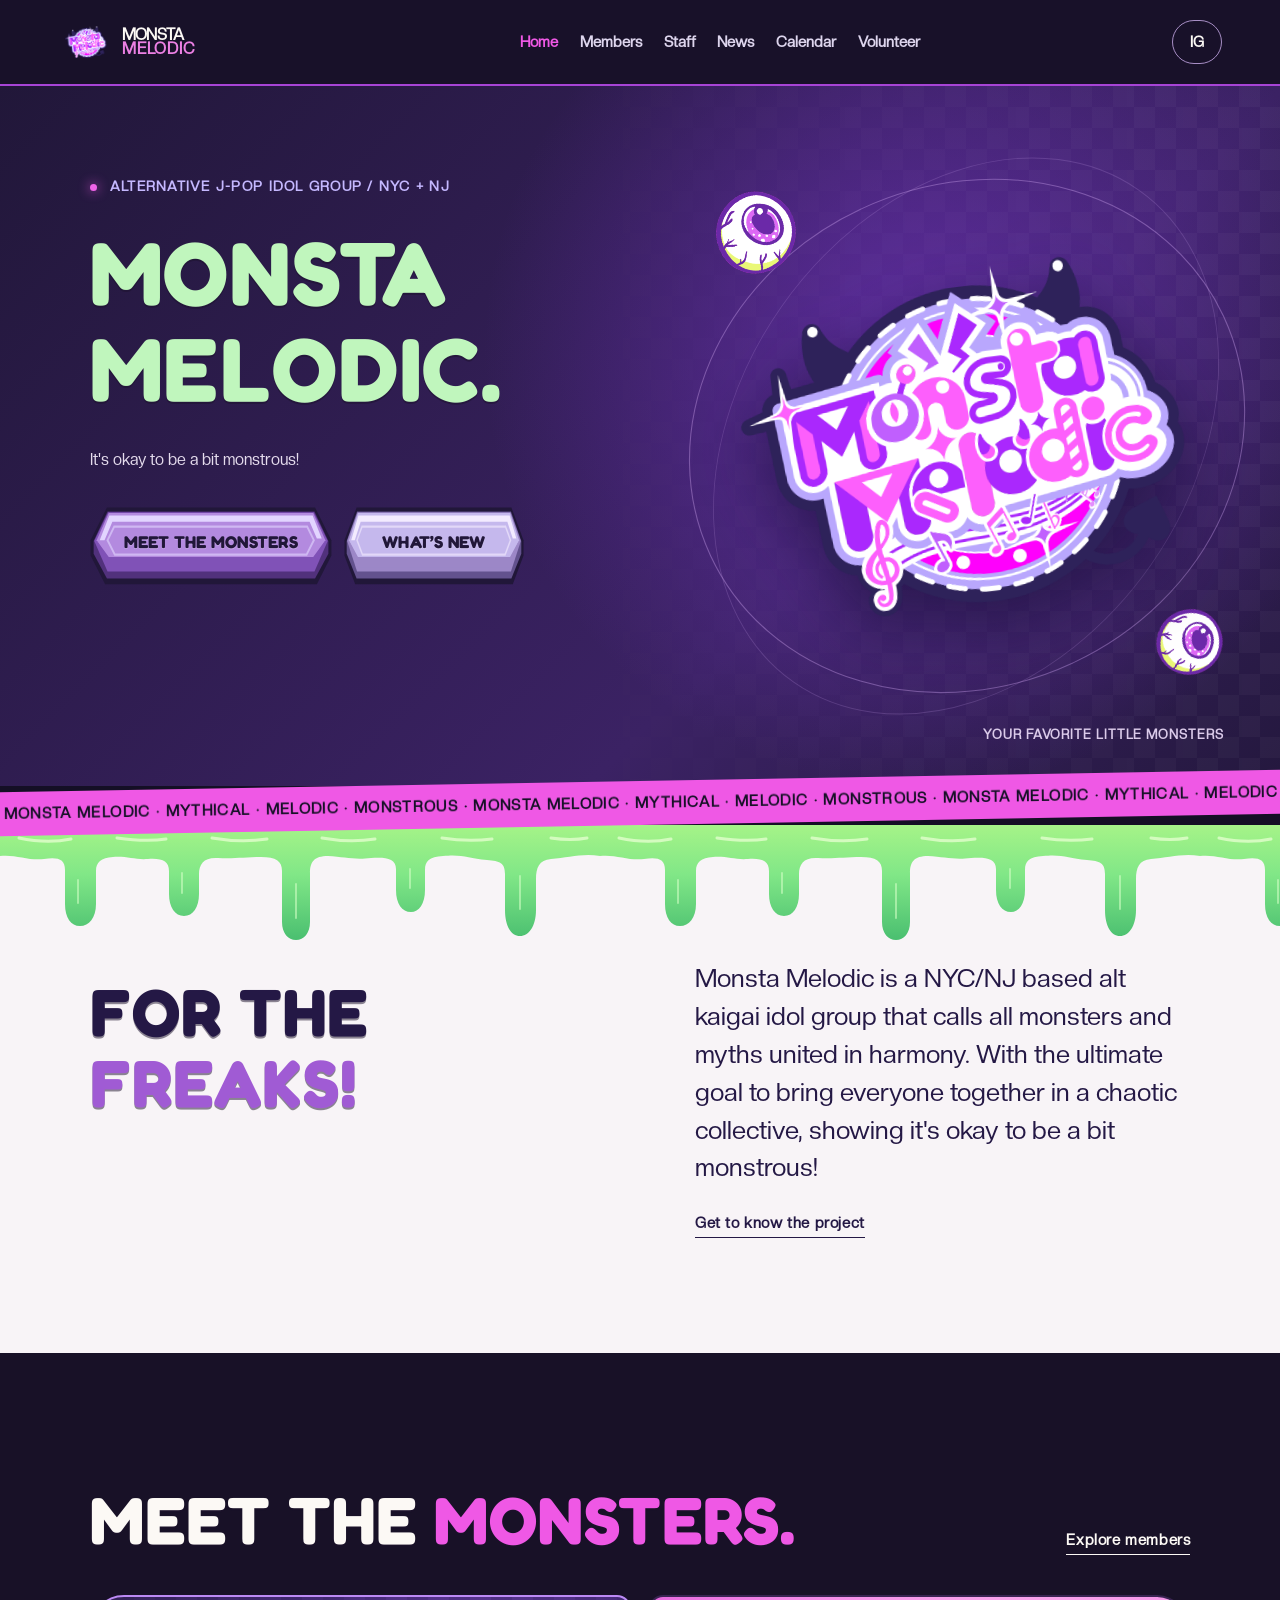
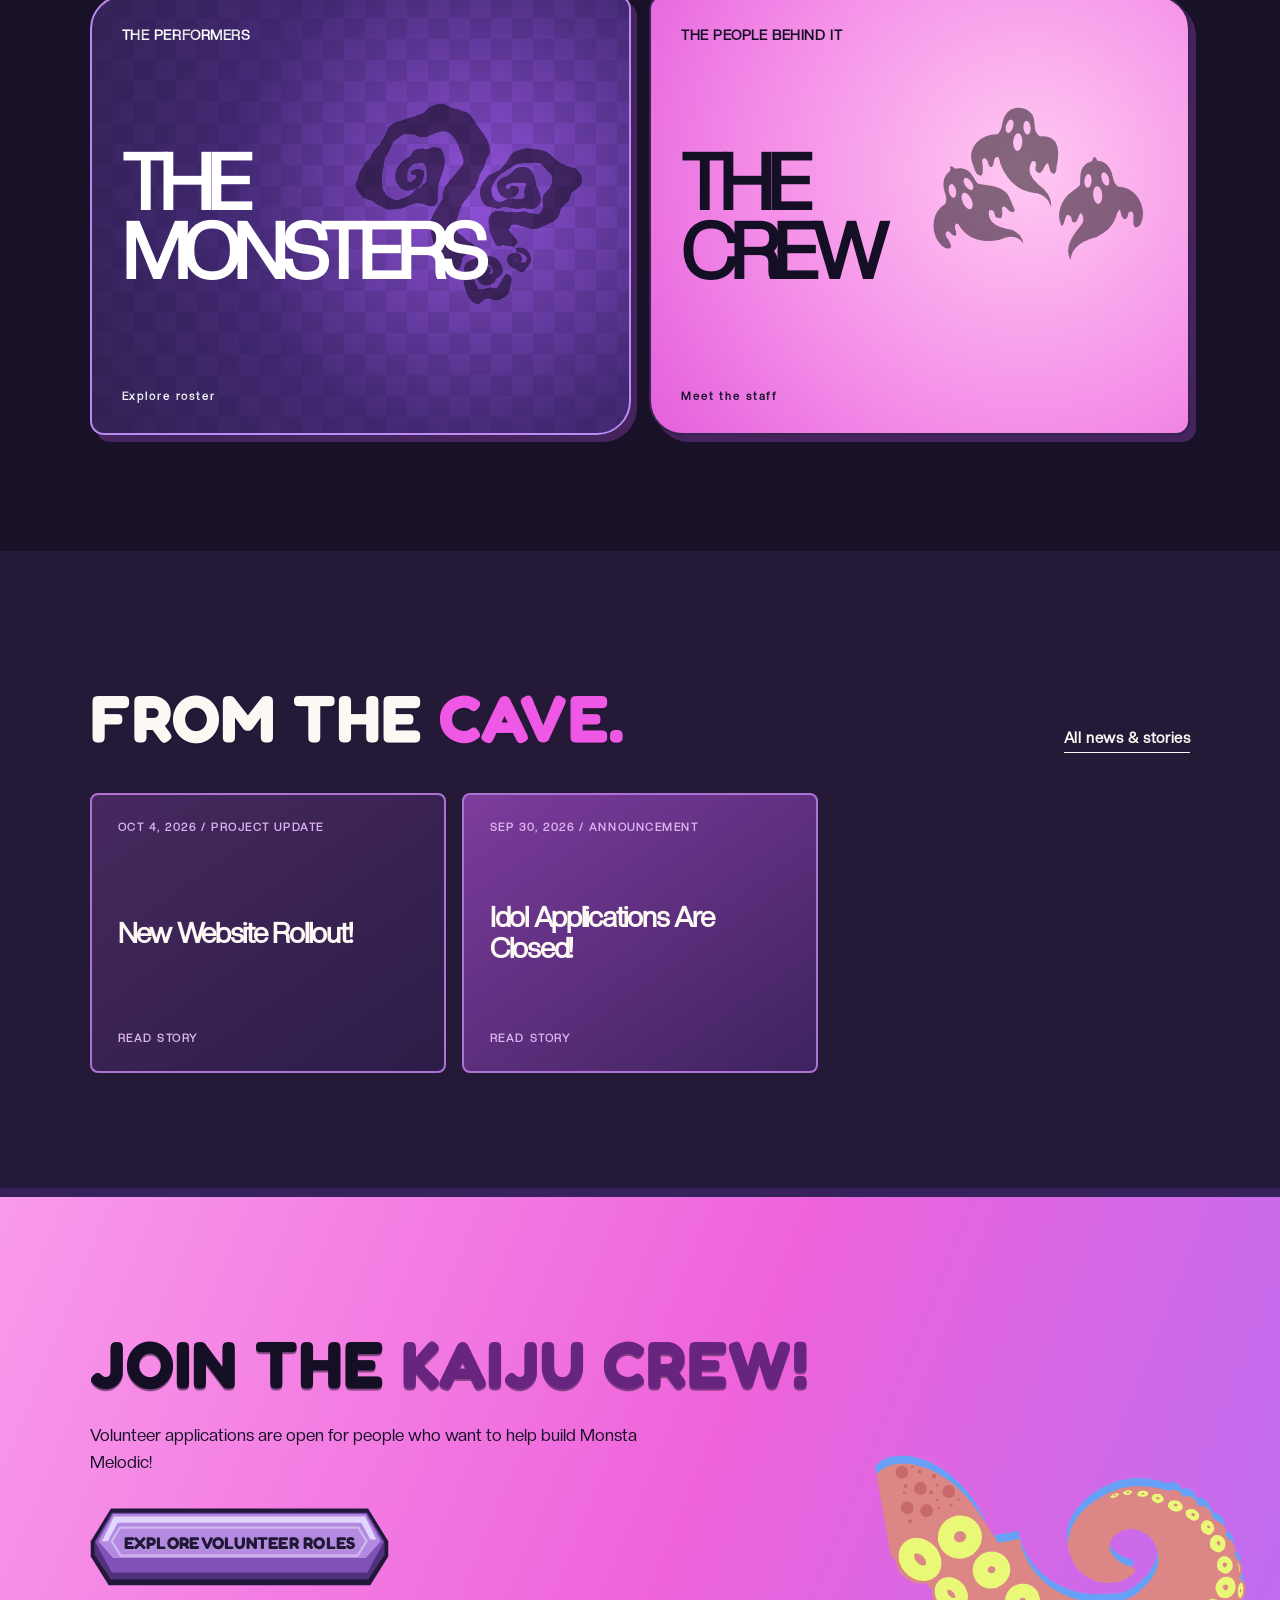
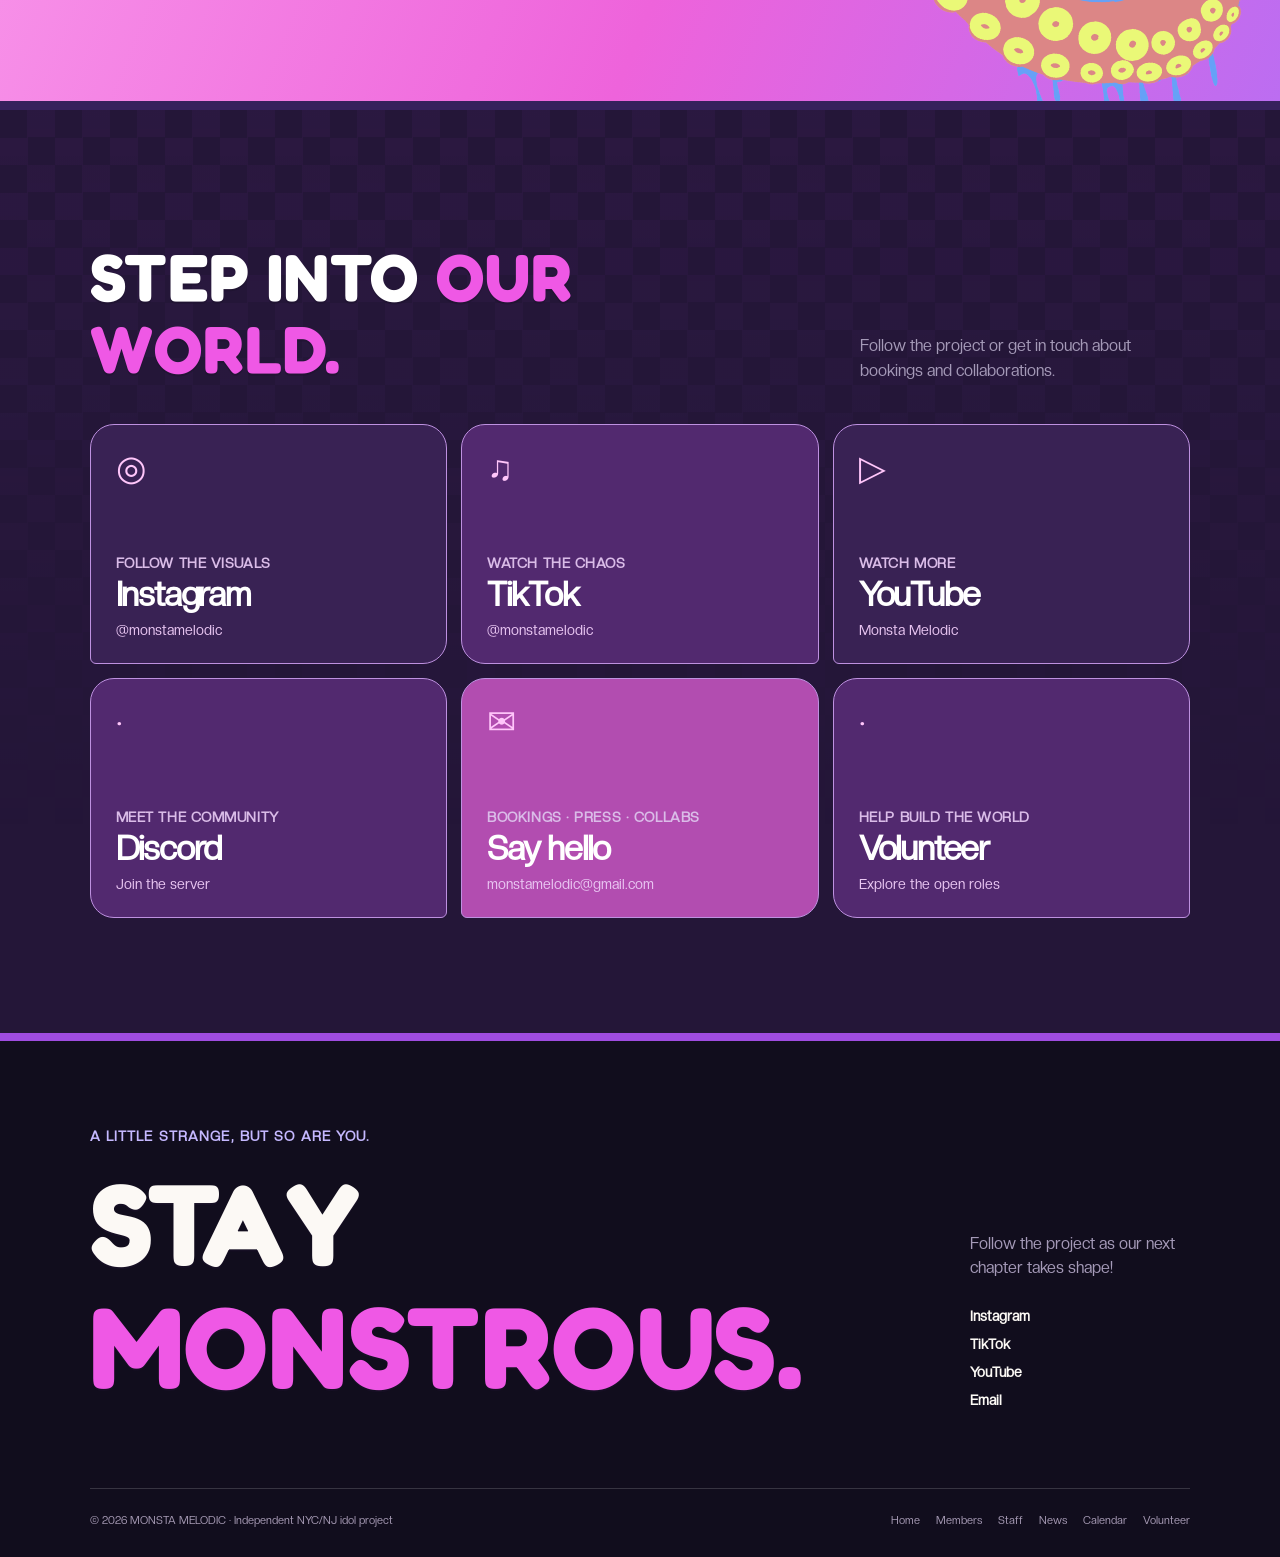
<file: index.html>
<!doctype html>
<html lang="en"><head><meta charset="utf-8"><meta name="viewport" content="width=device-width, initial-scale=1"><meta name="theme-color" content="#271c50"><meta name="description" content="Independent NYC/NJ alternative J-pop idol group. Mythical, melodic, monstrous."><title>Home · Monsta Melodic</title><link rel="icon" href="Logo.png"><link rel="preconnect" href="https://fonts.googleapis.com"><link rel="preconnect" href="https://fonts.gstatic.com" crossorigin><link href="https://fonts.googleapis.com/css2?family=Baloo+2:wght@600;700;800&family=Fredoka:wght@500;600;700&display=swap" rel="stylesheet"><link rel="stylesheet" href="styles.css?v=20261123-winner"></head>
<body><a class="skip-link" href="#main">Skip to content</a><div class="site-wrap">
<header class="site-header"><a class="brand" href="index.html" aria-label="Monsta Melodic home"><img src="Logo.png" alt=""><span>MONSTA<span>MELODIC</span></span></a><button class="menu-toggle" type="button" aria-label="Open menu" aria-expanded="false" aria-controls="site-nav"></button><nav id="site-nav" aria-label="Main navigation"><a href="index.html" aria-current="page">Home</a><a href="members.html">Members</a><a href="staff.html">Staff</a><a href="news.html">News</a><a href="calendar.html">Calendar</a><a href="applications.html">Volunteer</a></nav><a class="header-social" href="https://www.instagram.com/monstamelodic/" target="_blank" rel="noopener" aria-label="Monsta Melodic Instagram">IG </a></header>
<main id="main"><section class="hero panel" id="home"><div class="hero-copy"><span class="eyebrow"><i class="status-dot" aria-hidden="true"></i> ALTERNATIVE J-POP IDOL GROUP / NYC + NJ</span><h1 class="hero-title"><span>MONSTA</span><span>MELODIC.</span></h1><p>It's okay to be a bit monstrous!</p><div class="button-row"><a class="button bright" href="members.html">Meet the monsters </a><a class="button outline" href="news.html">What’s new </a></div></div><div class="hero-art"><div class="halo halo-one"></div><div class="halo halo-two"></div><div class="brand-eye eye-left" aria-hidden="true"></div><div class="brand-eye eye-right" aria-hidden="true"></div><img src="Logo.png" alt="Monsta Melodic illustrated logo"><span class="art-label">YOUR FAVORITE LITTLE MONSTERS</span></div></section>
<div class="marquee" aria-label="Monsta Melodic · Mythical · Melodic · Monstrous"><div class="marquee-track" aria-hidden="true"><span>· MONSTA MELODIC · MYTHICAL · MELODIC · MONSTROUS · MONSTA MELODIC · MYTHICAL · MELODIC · MONSTROUS · MONSTA MELODIC · MYTHICAL · MELODIC · MONSTROUS · MONSTA MELODIC · MYTHICAL · MELODIC · MONSTROUS · MONSTA MELODIC · MYTHICAL · MELODIC · MONSTROUS </span><span>· MONSTA MELODIC · MYTHICAL · MELODIC · MONSTROUS · MONSTA MELODIC · MYTHICAL · MELODIC · MONSTROUS · MONSTA MELODIC · MYTHICAL · MELODIC · MONSTROUS · MONSTA MELODIC · MYTHICAL · MELODIC · MONSTROUS · MONSTA MELODIC · MYTHICAL · MELODIC · MONSTROUS </span></div></div>
<section class="section split-intro" id="about"><div><h2>FOR THE <em>FREAKS!</em></h2></div><div><p>Monsta Melodic is a NYC/NJ based alt kaigai idol group that calls all monsters and myths united in harmony. With the ultimate goal to bring everyone together in a chaotic collective, showing it's okay to be a bit monstrous!</p><a class="text-link" href="members.html">Get to know the project </a></div></section>
<section class="section feature-section"><div class="section-head"><div><h2>MEET THE <em>MONSTERS.</em></h2></div><a class="text-link" href="members.html">Explore members </a></div><div class="feature-grid"><a href="members.html" class="feature-card feature-purple"><span>THE PERFORMERS</span><div class="feature-symbol"><img class="supplied-art" src="question-marks.jpg" alt=""></div><strong>THE<br>MONSTERS</strong><span class="feature-arrow">Explore roster </span></a><a href="staff.html" class="feature-card feature-pink"><span>THE PEOPLE BEHIND IT</span><div class="feature-symbol"><img class="supplied-art" src="ghosts.jpg" alt=""></div><strong>THE<br>CREW</strong><span class="feature-arrow">Meet the staff </span></a></div></section>
<section class="section latest-section"><div class="section-head"><div><h2>FROM THE <em>CAVE.</em></h2></div><a class="text-link" href="news.html">All news & stories </a></div><div id="latest-posts" class="latest-grid"><a class="news-tile" href="news.html"><span>PROJECT UPDATES</span><h3>Catch up with Monsta Melodic</h3><span>Read the news </span></a></div></section>
<section class="section join-section" id="volunteer"><div><h2>JOIN THE <em>KAIJU CREW!</em></h2><p>Volunteer applications are open for people who want to help build Monsta Melodic!</p><a class="button dark" href="applications.html">Explore volunteer roles </a></div></section>
<section class="section social-section" id="contact"><div class="section-head"><div><h2>STEP INTO <em>OUR WORLD.</em></h2></div><p>Follow the project or get in touch about bookings and collaborations.</p></div><div class="social-grid"><a class="social-card" href="https://www.instagram.com/monstamelodic/" target="_blank" rel="noopener"><span class="social-symbol">◎</span><span>FOLLOW THE VISUALS</span><strong>Instagram</strong><small>@monstamelodic </small></a><a class="social-card" href="https://www.tiktok.com/@monstamelodic" target="_blank" rel="noopener"><span class="social-symbol">♫</span><span>WATCH THE CHAOS</span><strong>TikTok</strong><small>@monstamelodic </small></a><a class="social-card" href="https://www.youtube.com/channel/UCwxbz_F4ipwJG1VYpBXucgw?themeRefresh=1" target="_blank" rel="noopener"><span class="social-symbol">▷</span><span>WATCH MORE</span><strong>YouTube</strong><small>Monsta Melodic </small></a><button class="social-card discord-trigger" type="button"><span class="social-symbol">·</span><span>MEET THE COMMUNITY</span><strong>Discord</strong><small>Join the server </small></button><a class="social-card social-email" href="mailto:monstamelodic@gmail.com"><span class="social-symbol">✉</span><span>BOOKINGS · PRESS · COLLABS</span><strong>Say hello</strong><small>monstamelodic@gmail.com </small></a><a class="social-card social-volunteer" href="applications.html"><span class="social-symbol">·</span><span>HELP BUILD THE WORLD</span><strong>Volunteer</strong><small>Explore the open roles </small></a></div></section></main>
<footer class="site-footer"><div class="footer-lead"><div><span class="eyebrow">A little strange, but so are you.</span><h2>STAY<br><em>MONSTROUS.</em></h2></div><div class="footer-connect"><p>Follow the project as our next chapter takes shape!</p><a href="https://www.instagram.com/monstamelodic/" target="_blank" rel="noopener">Instagram </a><a href="https://www.tiktok.com/@monstamelodic" target="_blank" rel="noopener">TikTok </a><a href="https://www.youtube.com/channel/UCwxbz_F4ipwJG1VYpBXucgw?themeRefresh=1" target="_blank" rel="noopener">YouTube </a><a href="mailto:monstamelodic@gmail.com">Email </a></div></div><div class="footer-bottom"><span>© 2026 MONSTA MELODIC · Independent NYC/NJ idol project</span><nav aria-label="Footer navigation"><a href="index.html">Home</a><a href="members.html">Members</a><a href="staff.html">Staff</a><a href="news.html">News</a><a href="calendar.html">Calendar</a><a href="applications.html">Volunteer</a></nav></div></footer></div><script src="script.js?v=20261123-winner" defer></script></body></html>
</file>
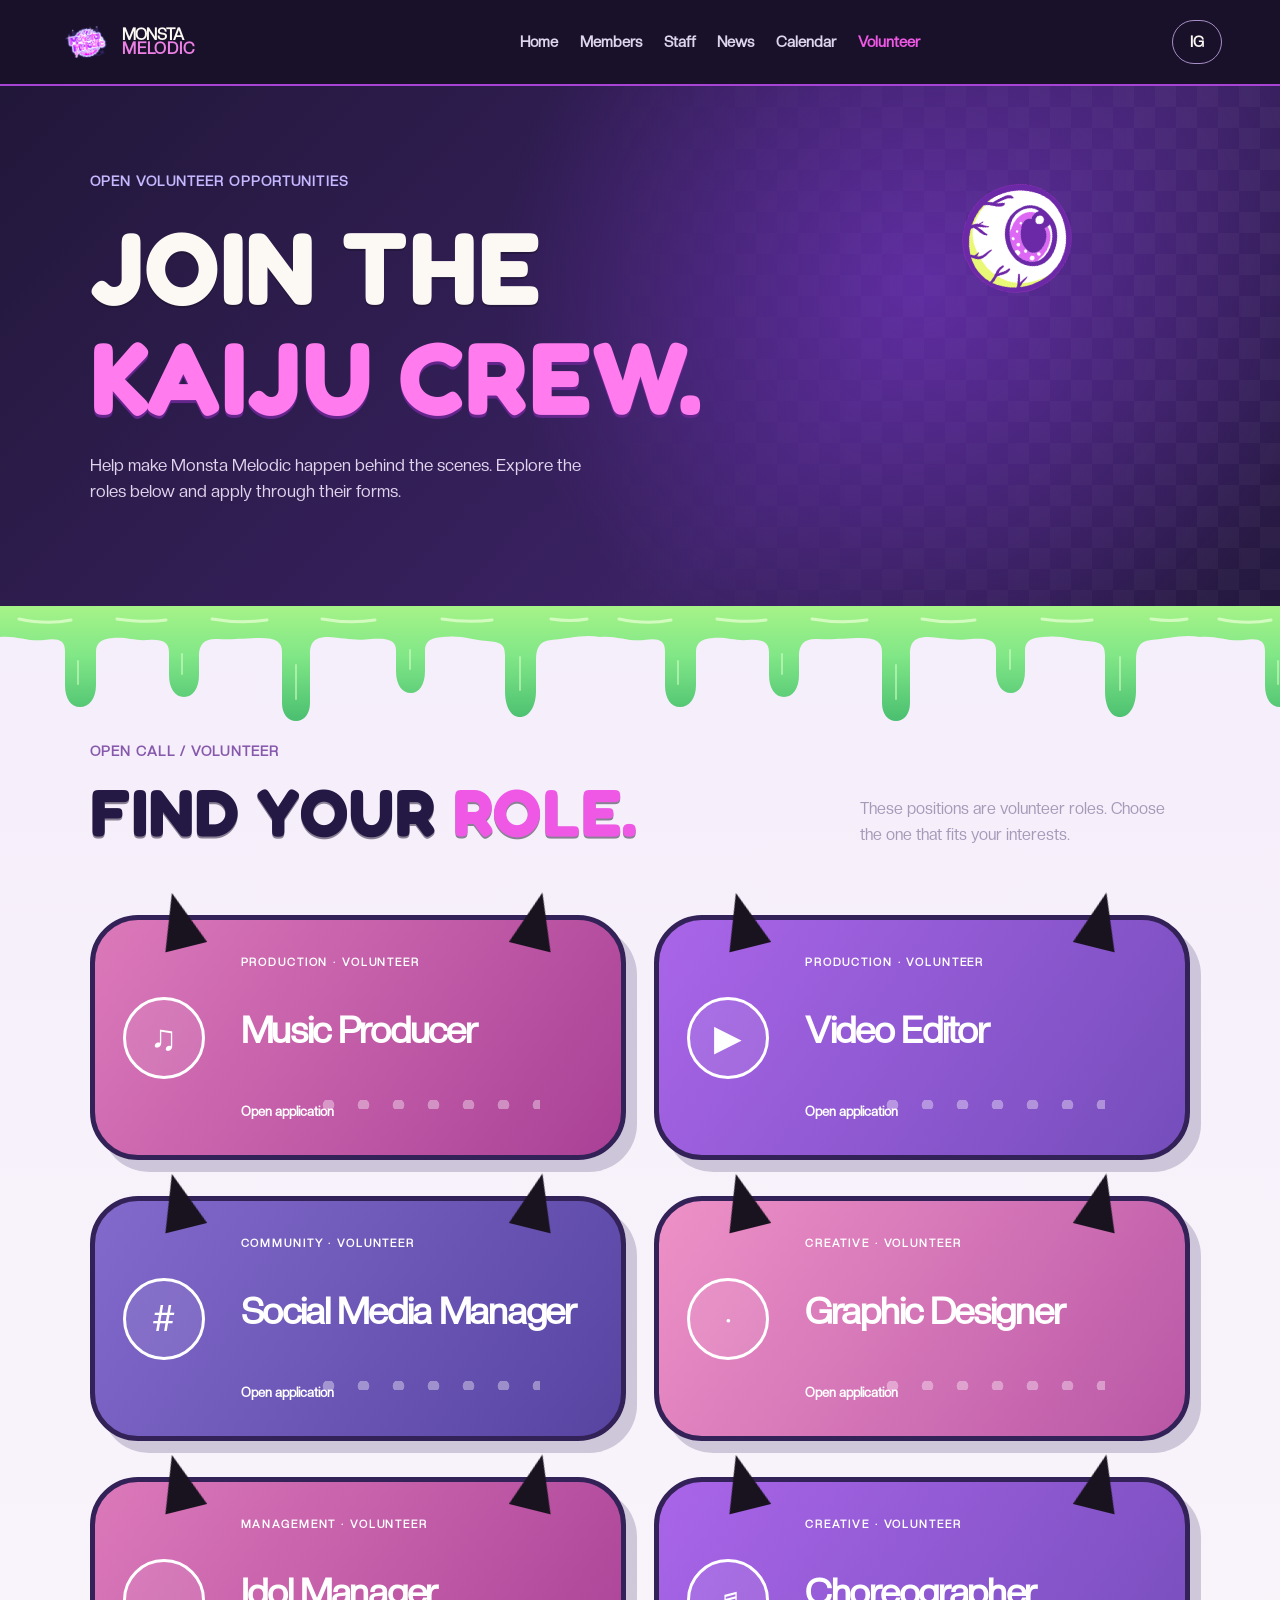
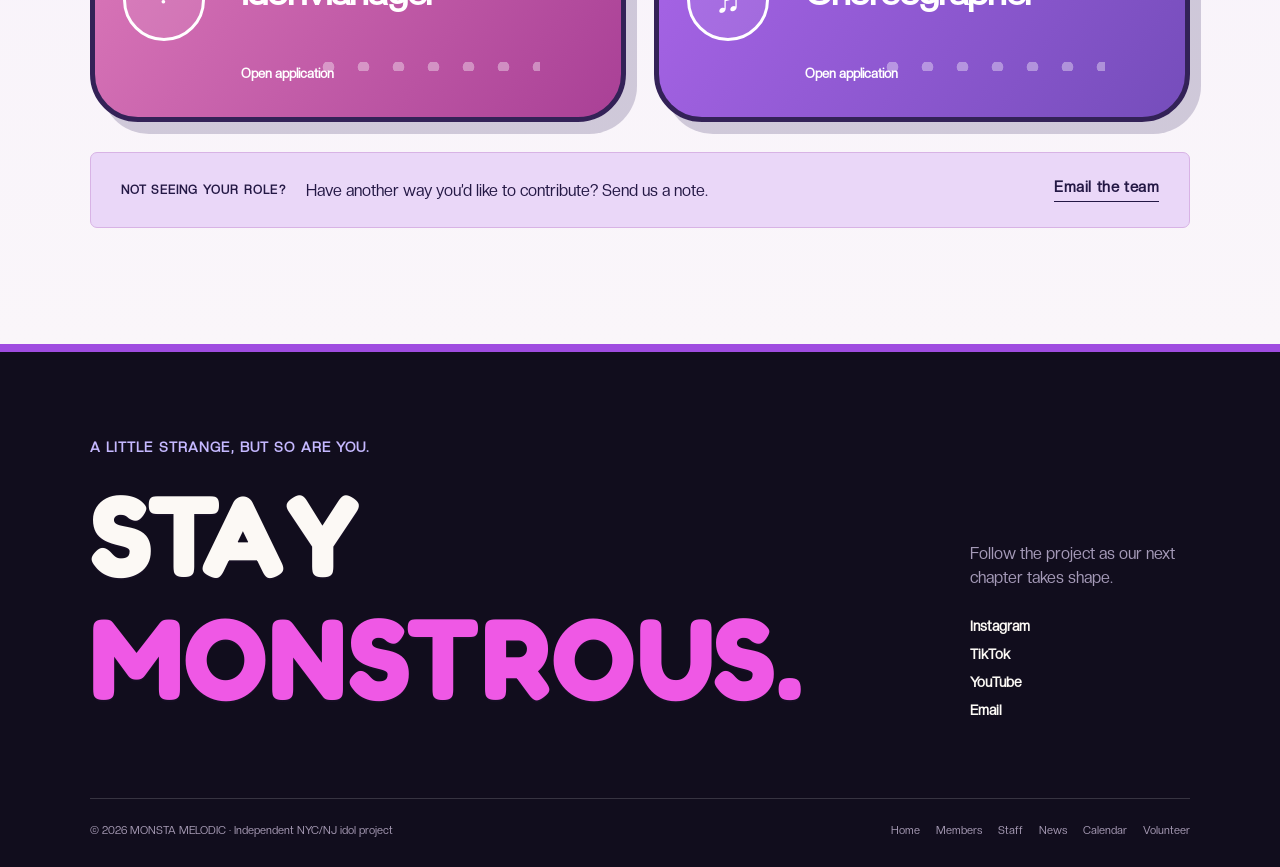
<file: applications.html>
<!doctype html>
<html lang="en"><head><meta charset="utf-8"><meta name="viewport" content="width=device-width, initial-scale=1"><meta name="theme-color" content="#271c50"><meta name="description" content="Volunteer opportunities with Monsta Melodic."><title>Volunteer · Monsta Melodic</title><link rel="icon" href="Logo.png"><link rel="preconnect" href="https://fonts.googleapis.com"><link rel="preconnect" href="https://fonts.gstatic.com" crossorigin><link href="https://fonts.googleapis.com/css2?family=Baloo+2:wght@600;700;800&family=Fredoka:wght@500;600;700&display=swap" rel="stylesheet"><link rel="stylesheet" href="styles.css?v=20261120-restored"></head>
<body><a class="skip-link" href="#main">Skip to content</a><div class="site-wrap">
<header class="site-header"><a class="brand" href="index.html" aria-label="Monsta Melodic home"><img src="Logo.png" alt=""><span>MONSTA<span>MELODIC</span></span></a><button class="menu-toggle" type="button" aria-label="Open menu" aria-expanded="false" aria-controls="site-nav"></button><nav id="site-nav" aria-label="Main navigation"><a href="index.html">Home</a><a href="members.html">Members</a><a href="staff.html">Staff</a><a href="news.html">News</a><a href="calendar.html">Calendar</a><a href="applications.html" aria-current="page">Volunteer</a></nav><a class="header-social" href="https://www.instagram.com/monstamelodic/" target="_blank" rel="noopener" aria-label="Monsta Melodic Instagram">IG </a></header>
<main id="main"><section class="page-hero volunteer-hero"><div><span class="eyebrow">OPEN VOLUNTEER OPPORTUNITIES</span><h1>JOIN THE<br><em>KAIJU CREW.</em></h1><p>Help make Monsta Melodic happen behind the scenes. Explore the roles below and apply through their forms.</p></div></section><section class="section roles-section"><div class="section-head"><div><span class="eyebrow">OPEN CALL / VOLUNTEER</span><h2>FIND YOUR <em>ROLE.</em></h2></div><p>These positions are volunteer roles. Choose the one that fits your interests.</p></div><div class="roles-grid"><a class="role-card" href="https://docs.google.com/forms/d/1IceMpWYkUs8SZ6bjBze1SsohrTrFlNnRcvxYy-Yv7Gw/viewform" target="_blank" rel="noopener"><span class="card-sheen" aria-hidden="true"></span><span class="role-icon">♫</span><span class="role-category">Production · Volunteer</span><h3>Music Producer</h3><span class="role-action">Open application <b></b></span></a><a class="role-card" href="https://docs.google.com/forms/d/1RxsWtjAY0c4S9yP_oIpiGCYEMlYN1Bv9wDkHzu8iAoE/viewform" target="_blank" rel="noopener"><span class="card-sheen" aria-hidden="true"></span><span class="role-icon">▶</span><span class="role-category">Production · Volunteer</span><h3>Video Editor</h3><span class="role-action">Open application <b></b></span></a><a class="role-card" href="https://docs.google.com/forms/d/1wU5ks7h61Smw3ZdH3pMjeIJVtUn4CT9JGE6TlIA6gtY/viewform" target="_blank" rel="noopener"><span class="card-sheen" aria-hidden="true"></span><span class="role-icon">#</span><span class="role-category">Community · Volunteer</span><h3>Social Media Manager</h3><span class="role-action">Open application <b></b></span></a><a class="role-card" href="https://docs.google.com/forms/d/1HodHElNHW5OT1MGS8GGJ7zpMOv8H83_oZiBd5FU2KlY/viewform" target="_blank" rel="noopener"><span class="card-sheen" aria-hidden="true"></span><span class="role-icon">·</span><span class="role-category">Creative · Volunteer</span><h3>Graphic Designer</h3><span class="role-action">Open application <b></b></span></a><a class="role-card" href="https://docs.google.com/forms/d/1ALvHOFIKEdGMhJ9gq1WKwCSiYLwKbK2a4ao9rkmWrbQ/viewform" target="_blank" rel="noopener"><span class="card-sheen" aria-hidden="true"></span><span class="role-icon">·</span><span class="role-category">Management · Volunteer</span><h3>Idol Manager</h3><span class="role-action">Open application <b></b></span></a><a class="role-card" href="https://docs.google.com/forms/d/1BvLj__7aZm7V9decrvLZa2ptNDeFCGbeIKmhq_zHGv4/viewform" target="_blank" rel="noopener"><span class="card-sheen" aria-hidden="true"></span><span class="role-icon">♬</span><span class="role-category">Creative · Volunteer</span><h3>Choreographer</h3><span class="role-action">Open application <b></b></span></a></div><div class="note-box"><span>NOT SEEING YOUR ROLE?</span><p>Have another way you’d like to contribute? Send us a note.</p><a class="text-link" href="mailto:monstamelodic@gmail.com">Email the team </a></div></section></main>
<footer class="site-footer"><div class="footer-lead"><div><span class="eyebrow">A little strange, but so are you.</span><h2>STAY<br><em>MONSTROUS.</em></h2></div><div class="footer-connect"><p>Follow the project as our next chapter takes shape.</p><a href="https://www.instagram.com/monstamelodic/" target="_blank" rel="noopener">Instagram </a><a href="https://www.tiktok.com/@monstamelodic" target="_blank" rel="noopener">TikTok </a><a href="https://www.youtube.com/channel/UCwxbz_F4ipwJG1VYpBXucgw?themeRefresh=1" target="_blank" rel="noopener">YouTube </a><a href="mailto:monstamelodic@gmail.com">Email </a></div></div><div class="footer-bottom"><span>© 2026 MONSTA MELODIC · Independent NYC/NJ idol project</span><nav aria-label="Footer navigation"><a href="index.html">Home</a><a href="members.html">Members</a><a href="staff.html">Staff</a><a href="news.html">News</a><a href="calendar.html">Calendar</a><a href="applications.html">Volunteer</a></nav></div></footer></div><script src="script.js?v=20261120-restored" defer></script></body></html>
</file>
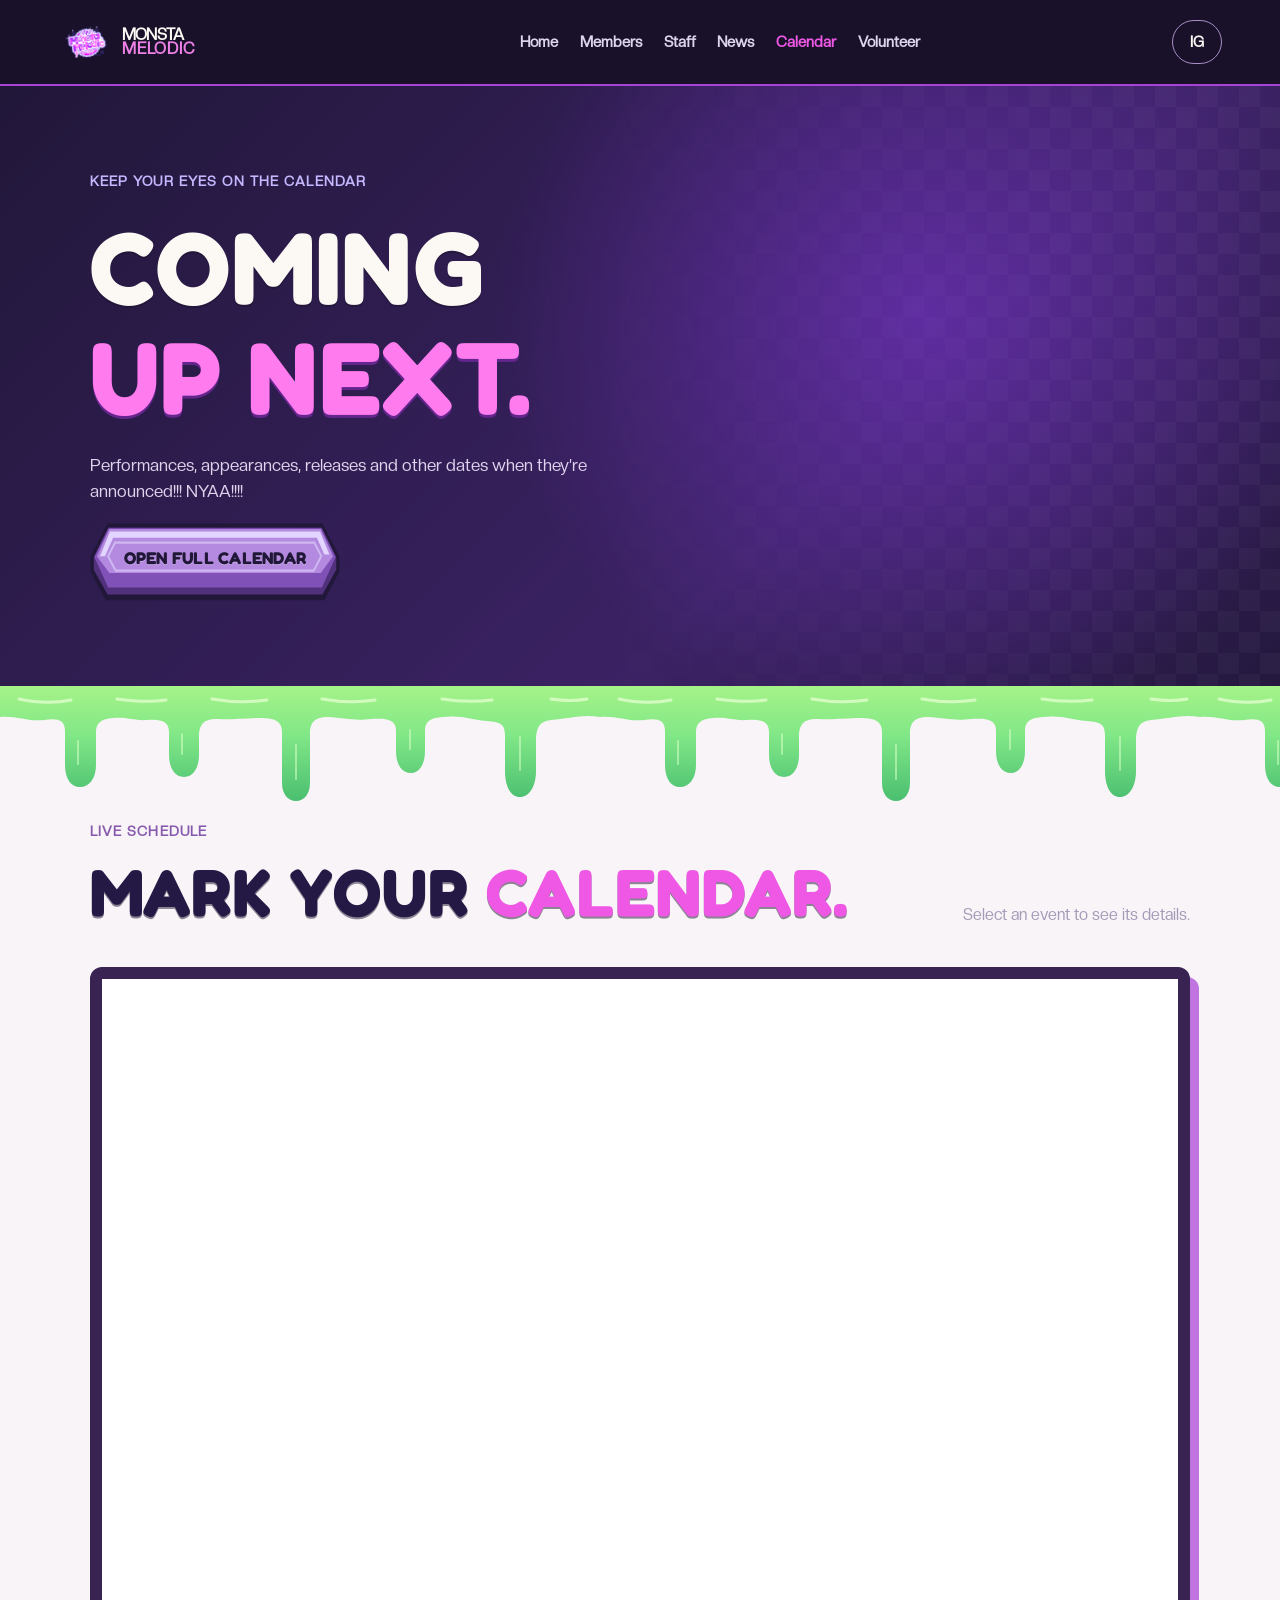
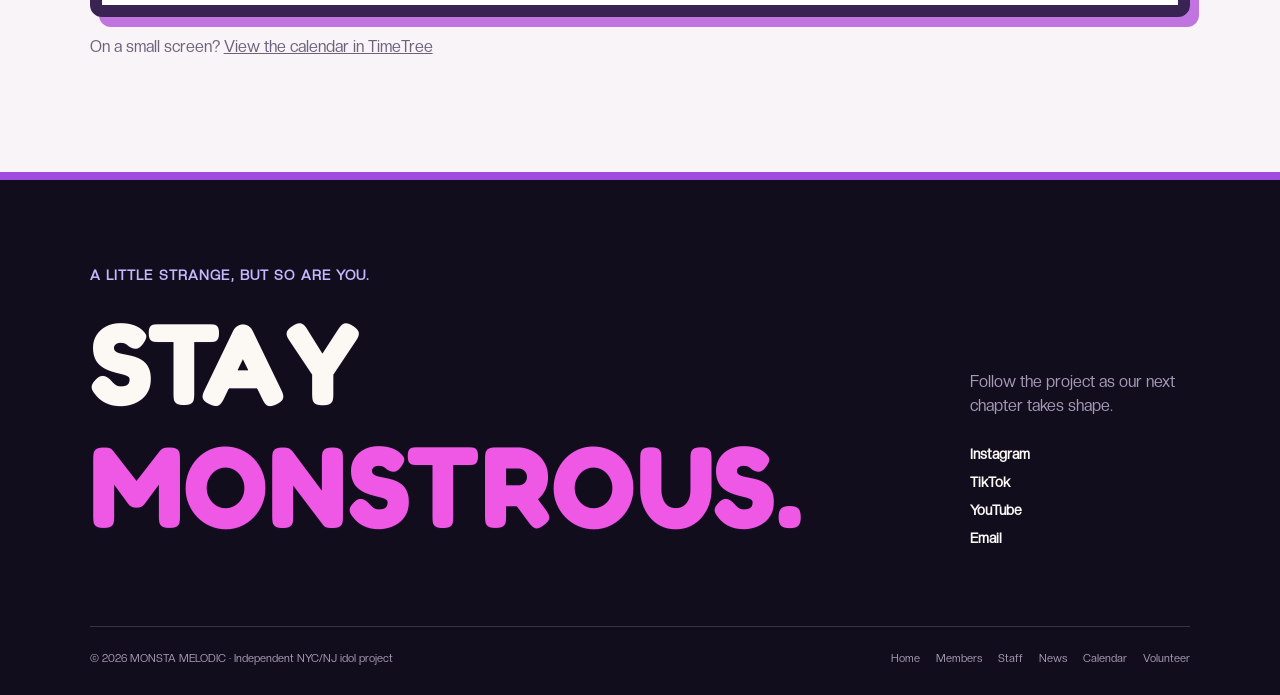
<file: calendar.html>
<!doctype html>
<html lang="en"><head><meta charset="utf-8"><meta name="viewport" content="width=device-width, initial-scale=1"><meta name="theme-color" content="#271c50"><meta name="description" content="Upcoming Monsta Melodic dates and events."><title>Calendar · Monsta Melodic</title><link rel="icon" href="Logo.png"><link rel="preconnect" href="https://fonts.googleapis.com"><link rel="preconnect" href="https://fonts.gstatic.com" crossorigin><link href="https://fonts.googleapis.com/css2?family=Baloo+2:wght@600;700;800&family=Fredoka:wght@500;600;700&display=swap" rel="stylesheet"><link rel="stylesheet" href="styles.css?v=20261120-restored"></head>
<body><a class="skip-link" href="#main">Skip to content</a><div class="site-wrap">
<header class="site-header"><a class="brand" href="index.html" aria-label="Monsta Melodic home"><img src="Logo.png" alt=""><span>MONSTA<span>MELODIC</span></span></a><button class="menu-toggle" type="button" aria-label="Open menu" aria-expanded="false" aria-controls="site-nav"></button><nav id="site-nav" aria-label="Main navigation"><a href="index.html">Home</a><a href="members.html">Members</a><a href="staff.html">Staff</a><a href="news.html">News</a><a href="calendar.html" aria-current="page">Calendar</a><a href="applications.html">Volunteer</a></nav><a class="header-social" href="https://www.instagram.com/monstamelodic/" target="_blank" rel="noopener" aria-label="Monsta Melodic Instagram">IG </a></header>
<main id="main"><section class="page-hero calendar-hero"><div><span class="eyebrow">KEEP YOUR EYES ON THE CALENDAR</span><h1>COMING<br><em>UP NEXT.</em></h1><p>Performances, appearances, releases and other dates when they’re announced!!! NYAA!!!!</p><a class="button bright" href="https://timetreeapp.com/public_calendars/monmelcal321" target="_blank" rel="noopener">Open full calendar </a></div></section><section class="section calendar-section"><div class="section-head"><div><span class="eyebrow">LIVE SCHEDULE</span><h2>MARK YOUR <em>CALENDAR.</em></h2></div><p>Select an event to see its details.</p></div><div class="calendar-frame"><iframe title="Monsta Melodic event calendar" src="https://timetreeapp.com/public_calendars/monmelcal321/embed/monthly?calendar_name=true&amp;frame_color=%23271c50" loading="lazy" referrerpolicy="strict-origin-when-cross-origin"></iframe></div><p class="calendar-note">On a small screen? <a href="https://timetreeapp.com/public_calendars/monmelcal321" target="_blank" rel="noopener">View the calendar in TimeTree </a></p></section></main>
<footer class="site-footer"><div class="footer-lead"><div><span class="eyebrow">A little strange, but so are you.</span><h2>STAY<br><em>MONSTROUS.</em></h2></div><div class="footer-connect"><p>Follow the project as our next chapter takes shape.</p><a href="https://www.instagram.com/monstamelodic/" target="_blank" rel="noopener">Instagram </a><a href="https://www.tiktok.com/@monstamelodic" target="_blank" rel="noopener">TikTok </a><a href="https://www.youtube.com/channel/UCwxbz_F4ipwJG1VYpBXucgw?themeRefresh=1" target="_blank" rel="noopener">YouTube </a><a href="mailto:monstamelodic@gmail.com">Email </a></div></div><div class="footer-bottom"><span>© 2026 MONSTA MELODIC · Independent NYC/NJ idol project</span><nav aria-label="Footer navigation"><a href="index.html">Home</a><a href="members.html">Members</a><a href="staff.html">Staff</a><a href="news.html">News</a><a href="calendar.html">Calendar</a><a href="applications.html">Volunteer</a></nav></div></footer></div><script src="script.js?v=20261120-restored" defer></script></body></html>
</file>
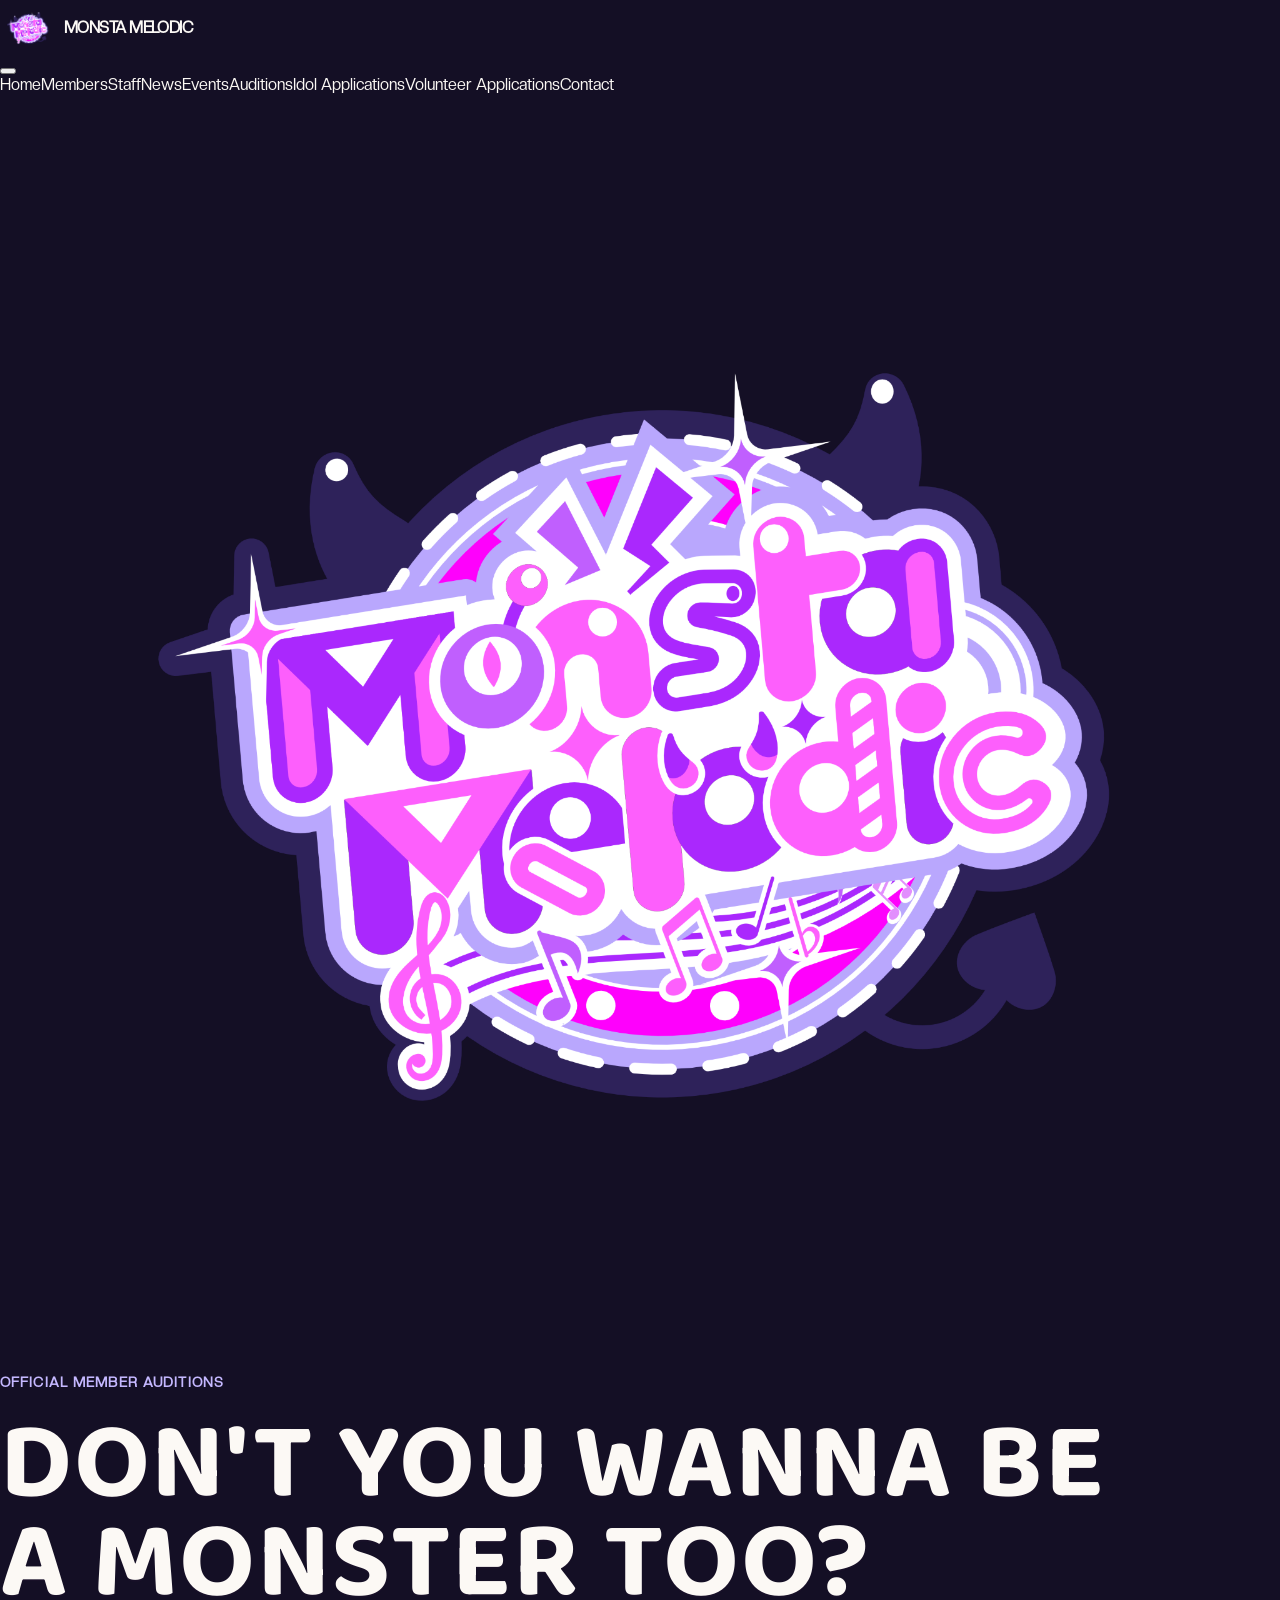
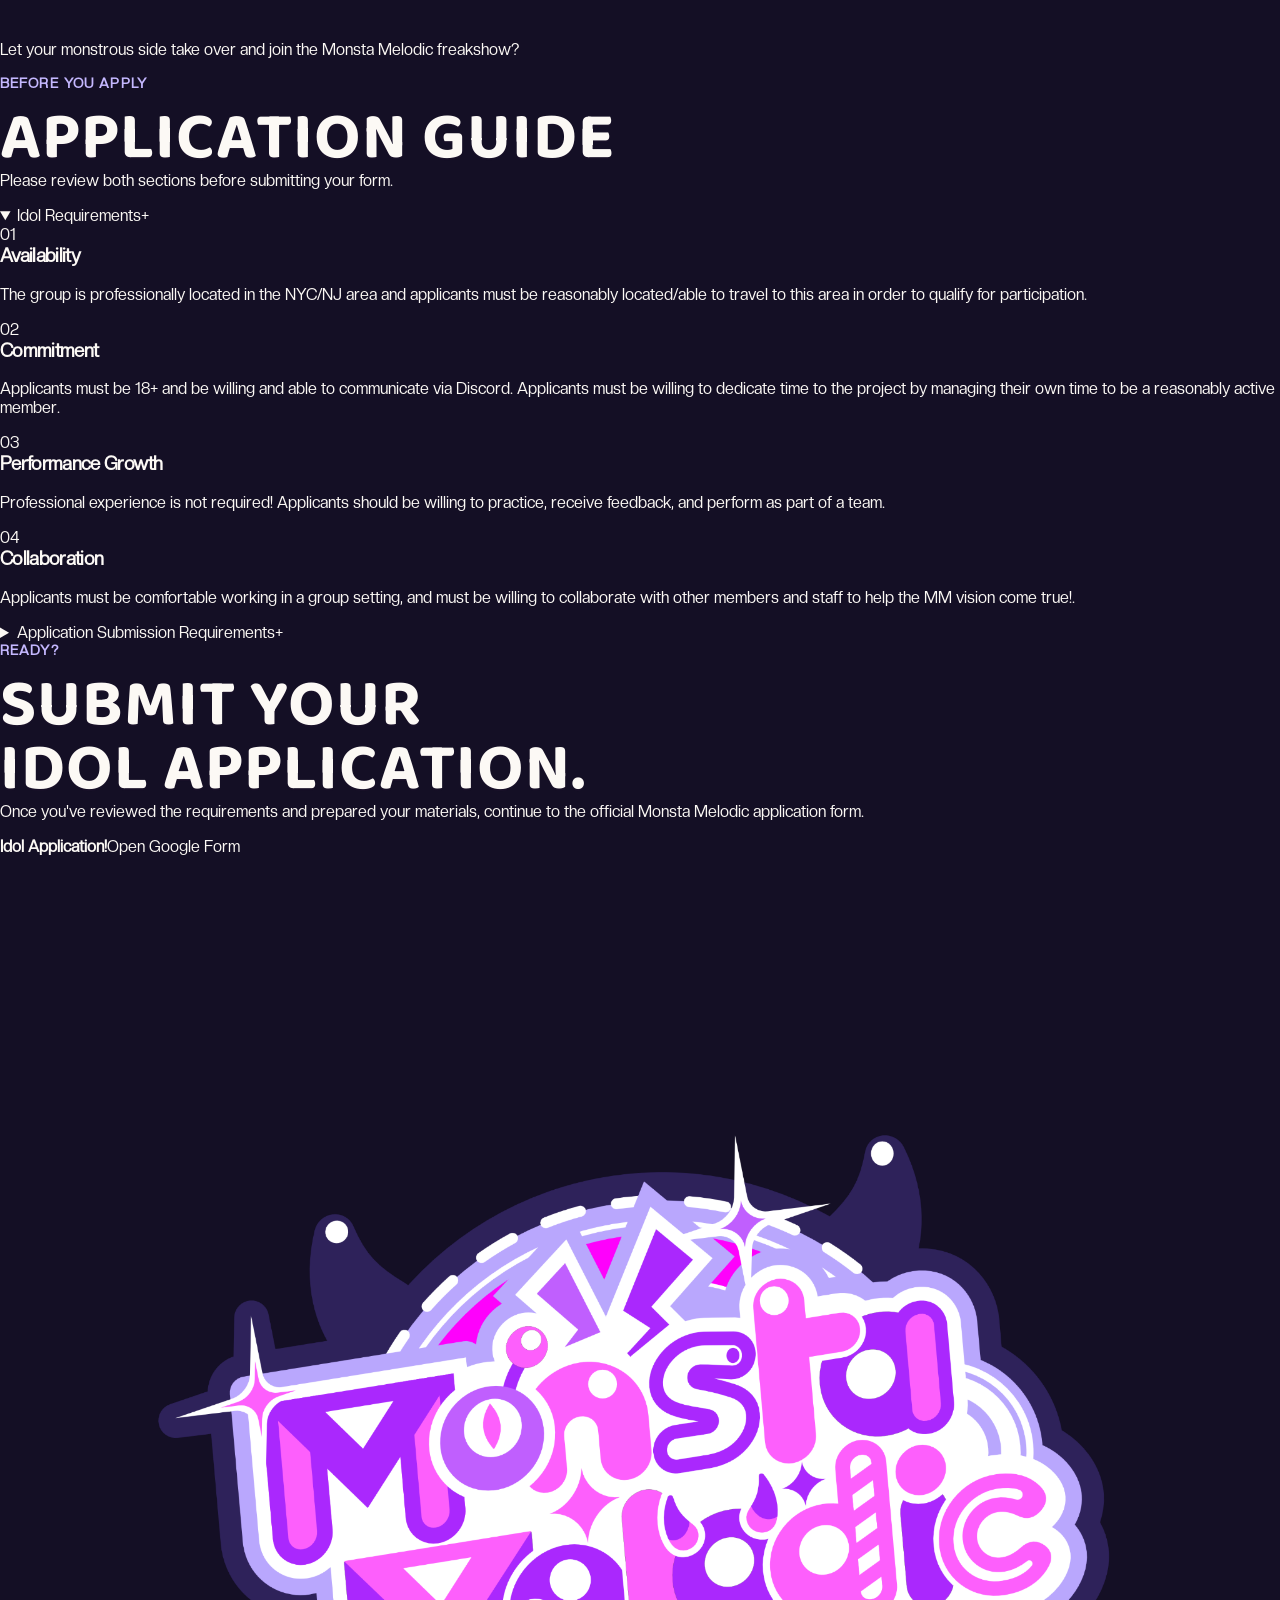
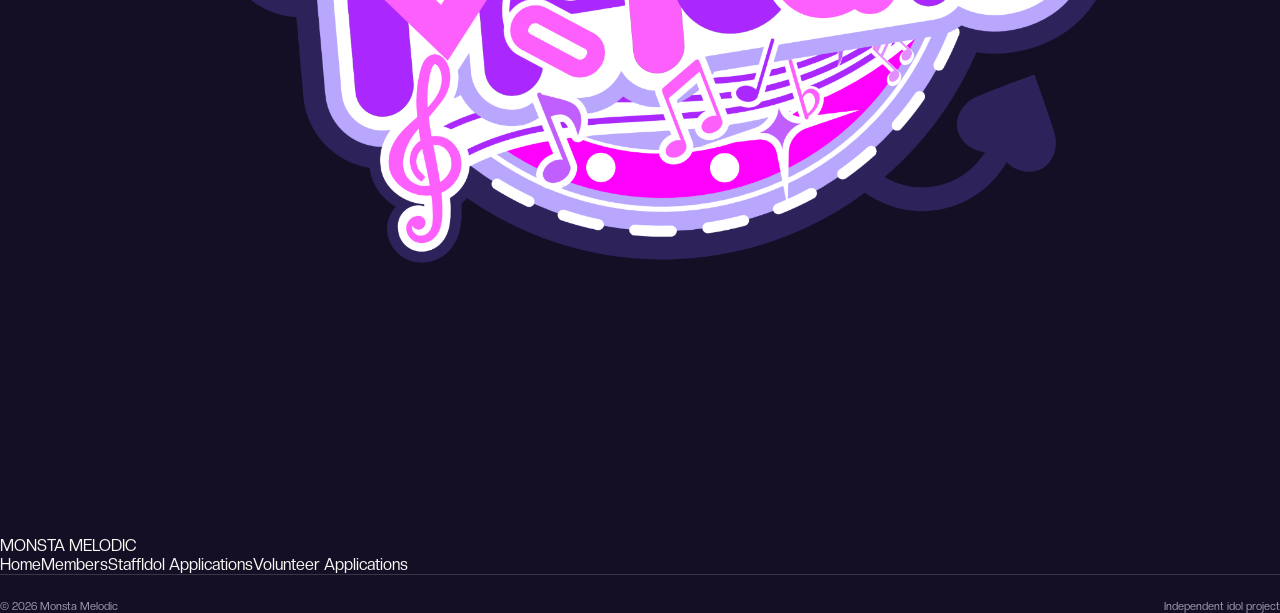
<file: idol-applications.html>
<!DOCTYPE html><html lang="en"><head><meta charset="UTF-8"><meta name="viewport" content="width=device-width,initial-scale=1.0"><title>Idol Applications — Monsta Melodic</title><link rel="preconnect" href="https://fonts.googleapis.com"><link rel="preconnect" href="https://fonts.gstatic.com" crossorigin><link href="https://fonts.googleapis.com/css2?family=Baloo+2:wght@500;600;700;800&display=swap" rel="stylesheet"><link rel="stylesheet" href="styles.css?v=20261120-restored"></head><body><div class="shell"><header><a class="brand" href="index.html"><img src="Logo.png" alt="" class="brand-logo"><span>MONSTA MELODIC</span></a><button class="menu" aria-label="Open navigation" aria-expanded="false"></button><nav><a href="index.html">Home</a><a href="members.html">Members</a><a href="staff.html">Staff</a><a href="index.html#news">News</a><a href="index.html#events">Events</a><a href="index.html#auditions">Auditions</a><a href="idol-applications.html" aria-current="page">Idol Applications</a><a href="applications.html">Volunteer Applications</a><a class="pill" href="index.html#contact">Contact</a></nav></header><main class="idol-app-main"><section class="idol-app-hero"><div class="idol-app-logo reveal"><img src="Logo.png" alt="Monsta Melodic logo"></div><div class="idol-app-intro reveal"><p class="eyebrow">Official member auditions</p><h1>DON'T YOU WANNA BE<br><span>A MONSTER TOO?</span></h1><p>Let your monstrous side take over and join the Monsta Melodic freakshow?</p></div></section><section class="idol-info-section"><div class="idol-info-heading reveal"><p class="eyebrow">Before you apply</p><h2>APPLICATION GUIDE</h2><p>Please review both sections before submitting your form.</p></div><div class="idol-accordion-wrap"><details class="idol-accordion reveal" open><summary><span>Idol Requirements</span><span class="accordion-plus">+</span></summary><div class="idol-accordion-body"><div class="requirements-grid"><div class="requirement-card"><span class="req-num">01</span><h3>Availability</h3><p>The group is professionally located in the NYC/NJ area and applicants must be reasonably located/able to travel to this area in order to qualify for participation.</p></div><div class="requirement-card"><span class="req-num">02</span><h3>Commitment</h3><p>Applicants must be 18+ and be willing and able to communicate via Discord. Applicants must be willing to dedicate time to the project by managing their own time to be a reasonably active member.</p></div><div class="requirement-card"><span class="req-num">03</span><h3>Performance Growth</h3><p>Professional experience is not required! Applicants should be willing to practice, receive feedback, and perform as part of a team.</p></div><div class="requirement-card"><span class="req-num">04</span><h3>Collaboration</h3><p>Applicants must be comfortable working in a group setting, and must be willing to collaborate with other members and staff to help the MM vision come true!.</p></div></div></div></details><details class="idol-accordion reveal"><summary><span>Application Submission Requirements</span><span class="accordion-plus">+</span></summary><div class="idol-accordion-body"><p class="submission-intro">Use the references below when preparing your application materials. They show the expected framing for face photos, singing clips, and dance clips.</p><div class="submission-guides"><article class="submission-guide"><div class="guide-copy"><p class="eyebrow">Face / appearance reference</p><h3>Face Requirements</h3><p>Make sure your face is visible and unedited. The photo should be taken in a well lit room with you facing in the direction of the light. The background should be as unbusy as you can make it and lastly make sure to take the best photo quality you have.</p></div><img src="Face_Requirements.png" alt="Face requirements reference"></article><article class="submission-guide"><div class="guide-copy"><p class="eyebrow">Vocal submission reference</p><h3>Singing Requirements</h3><p>Please introduce yourself at the start of recording: name or stage name, age, song you’ll be singing. Must have a clear unmuffled mic, must be raw unedited vocals with instrumentals if you so choose, but no backtracks/background vocals. Record up until the end of the chosen song’s first chorus. You can submit up to two songs max. Please pick songs that best showcase your voice.</p></div><img src="Sing_Requirements.png" alt="Singing requirements reference"></article><article class="submission-guide"><div class="guide-copy"><p class="eyebrow">Dance submission reference</p><h3>Dance Requirements</h3><p>Frame your full body from head to toe so your movement is visible throughout the clip. Make sure to be in a well lit area where you are clearly visible. Avoid close crops or camera framing that cuts off your body. Avoid loose/baggy clothing where body/movement is obscured. Please submit relevant jpop dances that show off your skills.</p></div><img src="Dance_Requirements.png" alt="Dance requirements reference"></article></div></div></details></div><div class="idol-apply-panel reveal"><p class="eyebrow">Ready?</p><h2>SUBMIT YOUR<br>IDOL APPLICATION.</h2><p>Once you've reviewed the requirements and prepared your materials, continue to the official Monsta Melodic application form.</p><a class="monster-apply-button" href="https://docs.google.com/forms/d/e/1FAIpQLSe1AyaDS_J4-s3uHZtNKtRHXieF7rvoiLtOYwEEE2XgFaWV7A/viewform?usp=dialog" target="_blank" rel="noopener"><span class="apply-horn left"></span><span class="apply-horn right"></span><span class="apply-tail"></span><strong>Idol Application!</strong><span>Open Google Form </span></a></div></section></main><footer><div class="footer-top"><div class="footer-brand"><img src="Logo.png" alt="" class="footer-logo"><span>MONSTA MELODIC</span></div><div class="footer-nav"><a href="index.html">Home</a><a href="members.html">Members</a><a href="staff.html">Staff</a><a href="idol-applications.html">Idol Applications</a><a href="applications.html">Volunteer Applications</a></div></div><div class="footer-bottom"><span>© 2026 Monsta Melodic</span><span>Independent idol project</span></div></footer></div><script src="script.js"></script></body></html>
</file>
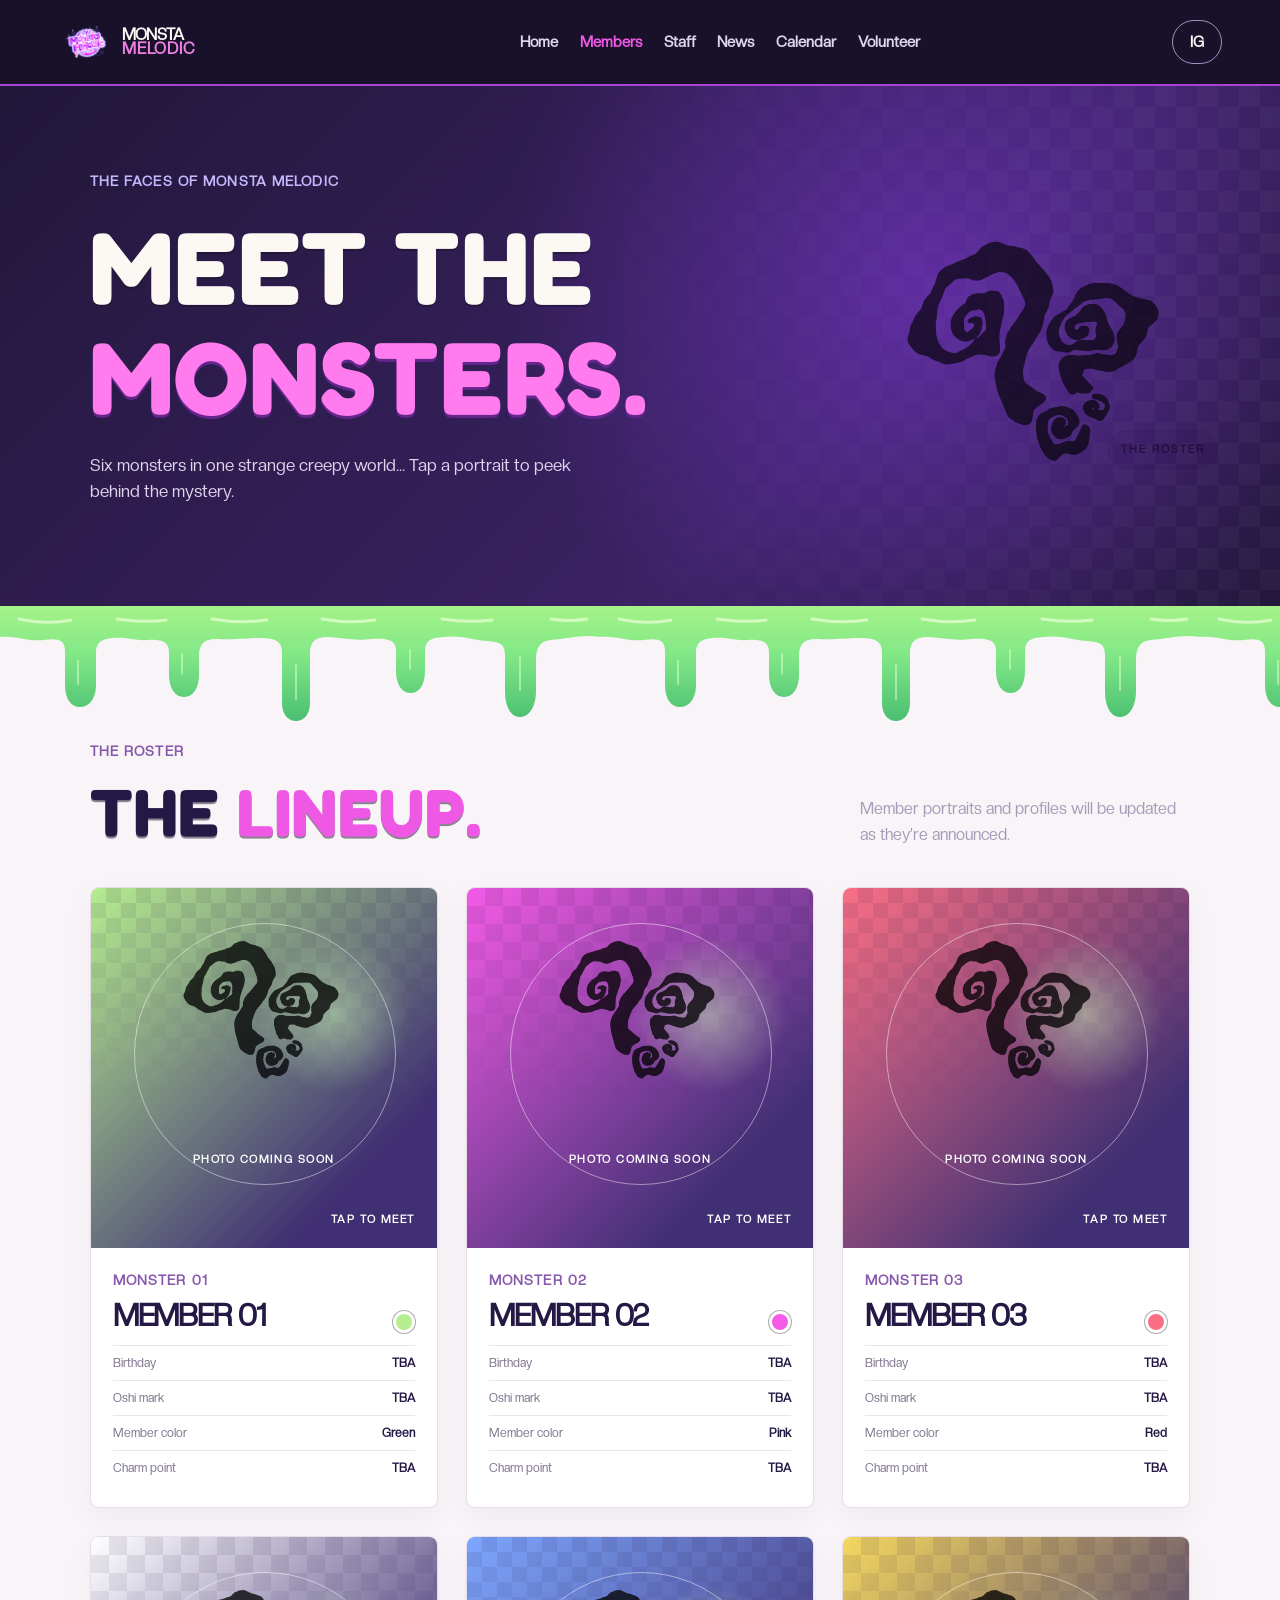
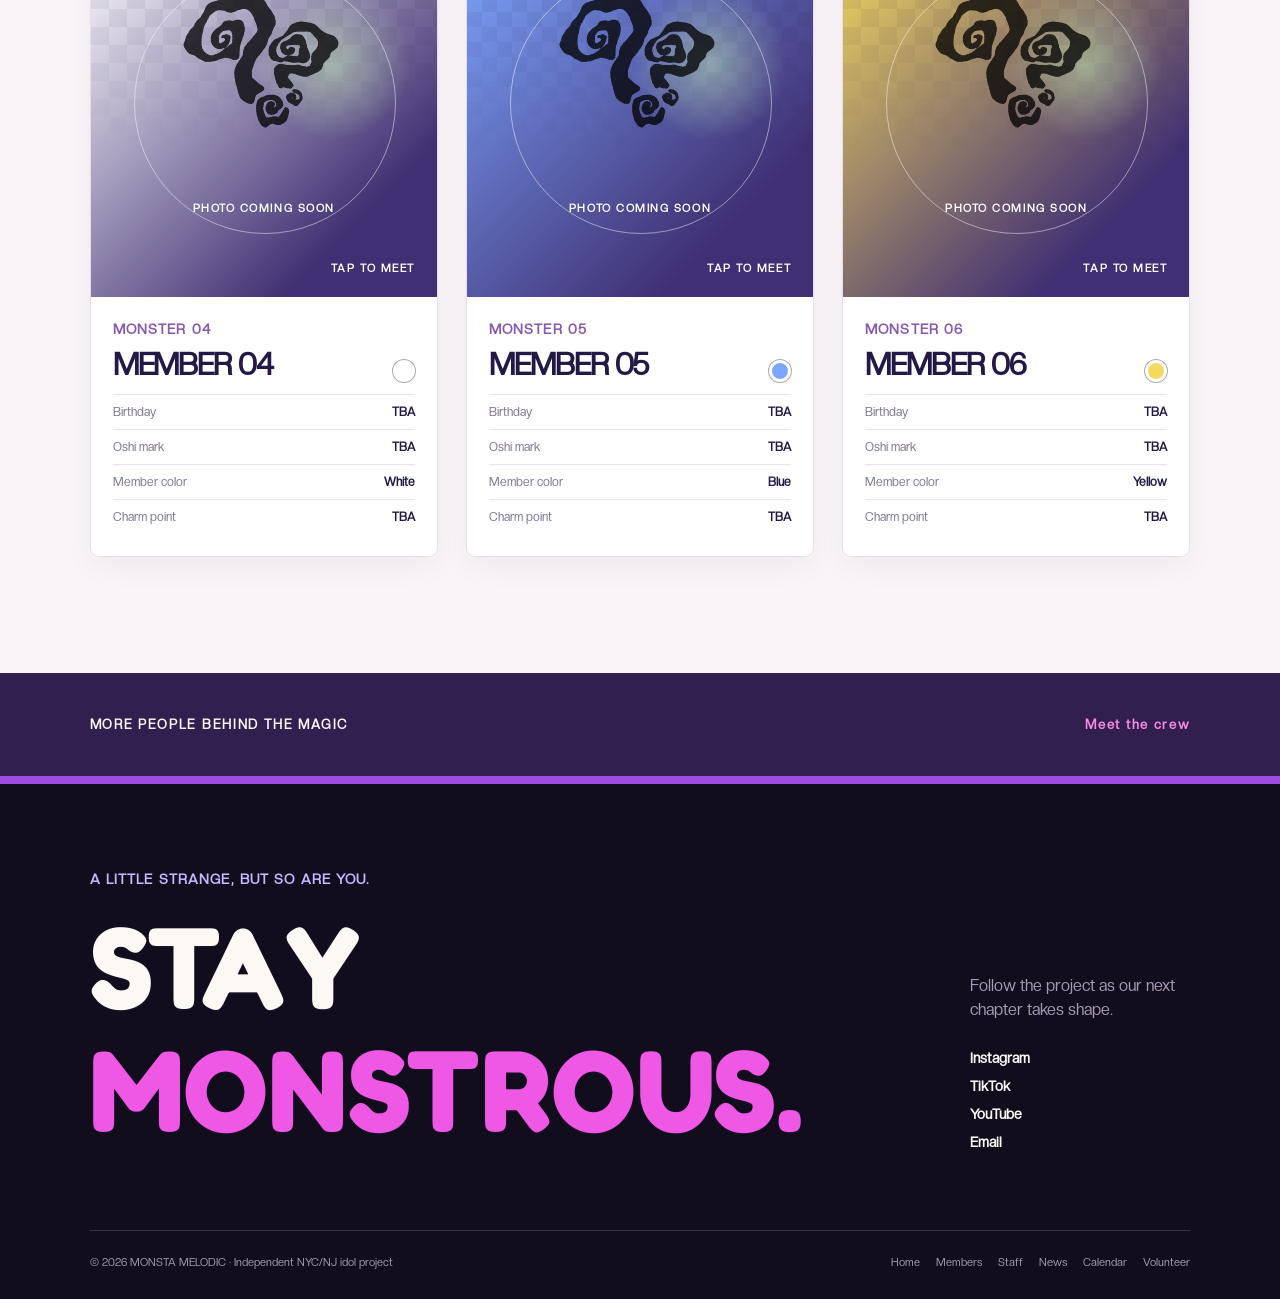
<file: members.html>
<!doctype html>
<html lang="en"><head><meta charset="utf-8"><meta name="viewport" content="width=device-width, initial-scale=1"><meta name="theme-color" content="#271c50"><meta name="description" content="Meet the Monsta Melodic members."><title>Members · Monsta Melodic</title><link rel="icon" href="Logo.png"><link rel="preconnect" href="https://fonts.googleapis.com"><link rel="preconnect" href="https://fonts.gstatic.com" crossorigin><link href="https://fonts.googleapis.com/css2?family=Baloo+2:wght@600;700;800&family=Fredoka:wght@500;600;700&display=swap" rel="stylesheet"><link rel="stylesheet" href="styles.css?v=20261120-restored"></head>
<body><a class="skip-link" href="#main">Skip to content</a><div class="site-wrap">
<header class="site-header"><a class="brand" href="index.html" aria-label="Monsta Melodic home"><img src="Logo.png" alt=""><span>MONSTA<span>MELODIC</span></span></a><button class="menu-toggle" type="button" aria-label="Open menu" aria-expanded="false" aria-controls="site-nav"></button><nav id="site-nav" aria-label="Main navigation"><a href="index.html">Home</a><a href="members.html" aria-current="page">Members</a><a href="staff.html">Staff</a><a href="news.html">News</a><a href="calendar.html">Calendar</a><a href="applications.html">Volunteer</a></nav><a class="header-social" href="https://www.instagram.com/monstamelodic/" target="_blank" rel="noopener" aria-label="Monsta Melodic Instagram">IG </a></header>
<main id="main"><section class="page-hero members-hero"><div><span class="eyebrow">THE FACES OF MONSTA MELODIC</span><h1>MEET THE<br><em>MONSTERS.</em></h1><p>Six monsters in one strange creepy world... Tap a portrait to peek behind the mystery.</p></div><div class="hero-sticker" aria-hidden="true"><img class="supplied-art" src="question-marks.jpg" alt=""><small>THE ROSTER</small></div></section><section class="section roster-section"><div class="section-head"><div><span class="eyebrow">THE ROSTER</span><h2>THE <em>LINEUP.</em></h2></div><p>Member portraits and profiles will be updated as they’re announced.</p></div><div class="member-grid"><article class="member-card" style="--accent:#b6ed8f"><div class="member-visual"><button class="member-toggle" type="button" aria-label="Show Member 5 bio" aria-expanded="false" aria-controls="member-bio-5"><span class="portrait-placeholder" aria-hidden="true"><img class="supplied-art" src="question-marks.jpg" alt=""></span><span class="portrait-caption">PHOTO COMING SOON</span><span class="member-hint">TAP TO MEET </span></button><div class="member-bio" id="member-bio-5"><button type="button" class="member-close" aria-label="Close bio">×</button><span class="position-tag">POSITION · TO BE ANNOUNCED</span><p class="bio-quote">“A little mystery until the reveal.”</p><p>Member bio coming soon.</p><div class="bio-social"><a href="https://www.instagram.com/monstamelodic/" target="_blank" rel="noopener" aria-label="Monsta Melodic Instagram">IG </a><a href="https://www.tiktok.com/@monstamelodic" target="_blank" rel="noopener" aria-label="Monsta Melodic TikTok">TT </a></div></div></div><div class="member-meta"><div><span class="eyebrow">MONSTER 01</span><h3>MEMBER 01</h3></div><span class="color-swatch" style="background:#b6ed8f" title="Green"></span></div><dl><div><dt>Birthday</dt><dd>TBA</dd></div><div><dt>Oshi mark</dt><dd>TBA</dd></div><div><dt>Member color</dt><dd>Green</dd></div><div><dt>Charm point</dt><dd>TBA</dd></div></dl></article><article class="member-card" style="--accent:#f45be7"><div class="member-visual"><button class="member-toggle" type="button" aria-label="Show Member 1 bio" aria-expanded="false" aria-controls="member-bio-1"><span class="portrait-placeholder" aria-hidden="true"><img class="supplied-art" src="question-marks.jpg" alt=""></span><span class="portrait-caption">PHOTO COMING SOON</span><span class="member-hint">TAP TO MEET </span></button><div class="member-bio" id="member-bio-1"><button type="button" class="member-close" aria-label="Close bio">×</button><span class="position-tag">POSITION · TO BE ANNOUNCED</span><p class="bio-quote">“A little mystery until the reveal.”</p><p>Member bio coming soon.</p><div class="bio-social"><a href="https://www.instagram.com/monstamelodic/" target="_blank" rel="noopener" aria-label="Monsta Melodic Instagram">IG </a><a href="https://www.tiktok.com/@monstamelodic" target="_blank" rel="noopener" aria-label="Monsta Melodic TikTok">TT </a></div></div></div><div class="member-meta"><div><span class="eyebrow">MONSTER 02</span><h3>MEMBER 02</h3></div><span class="color-swatch" style="background:#f45be7" title="Pink"></span></div><dl><div><dt>Birthday</dt><dd>TBA</dd></div><div><dt>Oshi mark</dt><dd>TBA</dd></div><div><dt>Member color</dt><dd>Pink</dd></div><div><dt>Charm point</dt><dd>TBA</dd></div></dl></article><article class="member-card" style="--accent:#fa6f85"><div class="member-visual"><button class="member-toggle" type="button" aria-label="Show Member 4 bio" aria-expanded="false" aria-controls="member-bio-4"><span class="portrait-placeholder" aria-hidden="true"><img class="supplied-art" src="question-marks.jpg" alt=""></span><span class="portrait-caption">PHOTO COMING SOON</span><span class="member-hint">TAP TO MEET </span></button><div class="member-bio" id="member-bio-4"><button type="button" class="member-close" aria-label="Close bio">×</button><span class="position-tag">POSITION · TO BE ANNOUNCED</span><p class="bio-quote">“A little mystery until the reveal.”</p><p>Member bio coming soon.</p><div class="bio-social"><a href="https://www.instagram.com/monstamelodic/" target="_blank" rel="noopener" aria-label="Monsta Melodic Instagram">IG </a><a href="https://www.tiktok.com/@monstamelodic" target="_blank" rel="noopener" aria-label="Monsta Melodic TikTok">TT </a></div></div></div><div class="member-meta"><div><span class="eyebrow">MONSTER 03</span><h3>MEMBER 03</h3></div><span class="color-swatch" style="background:#fa6f85" title="Red"></span></div><dl><div><dt>Birthday</dt><dd>TBA</dd></div><div><dt>Oshi mark</dt><dd>TBA</dd></div><div><dt>Member color</dt><dd>Red</dd></div><div><dt>Charm point</dt><dd>TBA</dd></div></dl></article><article class="member-card" style="--accent:#ffffff"><div class="member-visual"><button class="member-toggle" type="button" aria-label="Show Member 2 bio" aria-expanded="false" aria-controls="member-bio-2"><span class="portrait-placeholder" aria-hidden="true"><img class="supplied-art" src="question-marks.jpg" alt=""></span><span class="portrait-caption">PHOTO COMING SOON</span><span class="member-hint">TAP TO MEET </span></button><div class="member-bio" id="member-bio-2"><button type="button" class="member-close" aria-label="Close bio">×</button><span class="position-tag">POSITION · TO BE ANNOUNCED</span><p class="bio-quote">“A little mystery until the reveal.”</p><p>Member bio coming soon.</p><div class="bio-social"><a href="https://www.instagram.com/monstamelodic/" target="_blank" rel="noopener" aria-label="Monsta Melodic Instagram">IG </a><a href="https://www.tiktok.com/@monstamelodic" target="_blank" rel="noopener" aria-label="Monsta Melodic TikTok">TT </a></div></div></div><div class="member-meta"><div><span class="eyebrow">MONSTER 04</span><h3>MEMBER 04</h3></div><span class="color-swatch" style="background:#ffffff" title="White"></span></div><dl><div><dt>Birthday</dt><dd>TBA</dd></div><div><dt>Oshi mark</dt><dd>TBA</dd></div><div><dt>Member color</dt><dd>White</dd></div><div><dt>Charm point</dt><dd>TBA</dd></div></dl></article><article class="member-card" style="--accent:#7da7ff"><div class="member-visual"><button class="member-toggle" type="button" aria-label="Show Member 3 bio" aria-expanded="false" aria-controls="member-bio-3"><span class="portrait-placeholder" aria-hidden="true"><img class="supplied-art" src="question-marks.jpg" alt=""></span><span class="portrait-caption">PHOTO COMING SOON</span><span class="member-hint">TAP TO MEET </span></button><div class="member-bio" id="member-bio-3"><button type="button" class="member-close" aria-label="Close bio">×</button><span class="position-tag">POSITION · TO BE ANNOUNCED</span><p class="bio-quote">“A little mystery until the reveal.”</p><p>Member bio coming soon.</p><div class="bio-social"><a href="https://www.instagram.com/monstamelodic/" target="_blank" rel="noopener" aria-label="Monsta Melodic Instagram">IG </a><a href="https://www.tiktok.com/@monstamelodic" target="_blank" rel="noopener" aria-label="Monsta Melodic TikTok">TT </a></div></div></div><div class="member-meta"><div><span class="eyebrow">MONSTER 05</span><h3>MEMBER 05</h3></div><span class="color-swatch" style="background:#7da7ff" title="Blue"></span></div><dl><div><dt>Birthday</dt><dd>TBA</dd></div><div><dt>Oshi mark</dt><dd>TBA</dd></div><div><dt>Member color</dt><dd>Blue</dd></div><div><dt>Charm point</dt><dd>TBA</dd></div></dl></article><article class="member-card" style="--accent:#f5d85f"><div class="member-visual"><button class="member-toggle" type="button" aria-label="Show Member 6 bio" aria-expanded="false" aria-controls="member-bio-6"><span class="portrait-placeholder" aria-hidden="true"><img class="supplied-art" src="question-marks.jpg" alt=""></span><span class="portrait-caption">PHOTO COMING SOON</span><span class="member-hint">TAP TO MEET </span></button><div class="member-bio" id="member-bio-6"><button type="button" class="member-close" aria-label="Close bio">×</button><span class="position-tag">POSITION · TO BE ANNOUNCED</span><p class="bio-quote">“A little mystery until the reveal.”</p><p>Member bio coming soon.</p><div class="bio-social"><a href="https://www.instagram.com/monstamelodic/" target="_blank" rel="noopener" aria-label="Monsta Melodic Instagram">IG </a><a href="https://www.tiktok.com/@monstamelodic" target="_blank" rel="noopener" aria-label="Monsta Melodic TikTok">TT </a></div></div></div><div class="member-meta"><div><span class="eyebrow">MONSTER 06</span><h3>MEMBER 06</h3></div><span class="color-swatch" style="background:#f5d85f" title="Yellow"></span></div><dl><div><dt>Birthday</dt><dd>TBA</dd></div><div><dt>Oshi mark</dt><dd>TBA</dd></div><div><dt>Member color</dt><dd>Yellow</dd></div><div><dt>Charm point</dt><dd>TBA</dd></div></dl></article></div></section><section class="section mini-cta"><span>MORE PEOPLE BEHIND THE MAGIC</span><a href="staff.html">Meet the crew </a></section></main>
<footer class="site-footer"><div class="footer-lead"><div><span class="eyebrow">A little strange, but so are you.</span><h2>STAY<br><em>MONSTROUS.</em></h2></div><div class="footer-connect"><p>Follow the project as our next chapter takes shape.</p><a href="https://www.instagram.com/monstamelodic/" target="_blank" rel="noopener">Instagram </a><a href="https://www.tiktok.com/@monstamelodic" target="_blank" rel="noopener">TikTok </a><a href="https://www.youtube.com/channel/UCwxbz_F4ipwJG1VYpBXucgw?themeRefresh=1" target="_blank" rel="noopener">YouTube </a><a href="mailto:monstamelodic@gmail.com">Email </a></div></div><div class="footer-bottom"><span>© 2026 MONSTA MELODIC · Independent NYC/NJ idol project</span><nav aria-label="Footer navigation"><a href="index.html">Home</a><a href="members.html">Members</a><a href="staff.html">Staff</a><a href="news.html">News</a><a href="calendar.html">Calendar</a><a href="applications.html">Volunteer</a></nav></div></footer></div><script src="script.js?v=20261120-restored" defer></script></body></html>
</file>
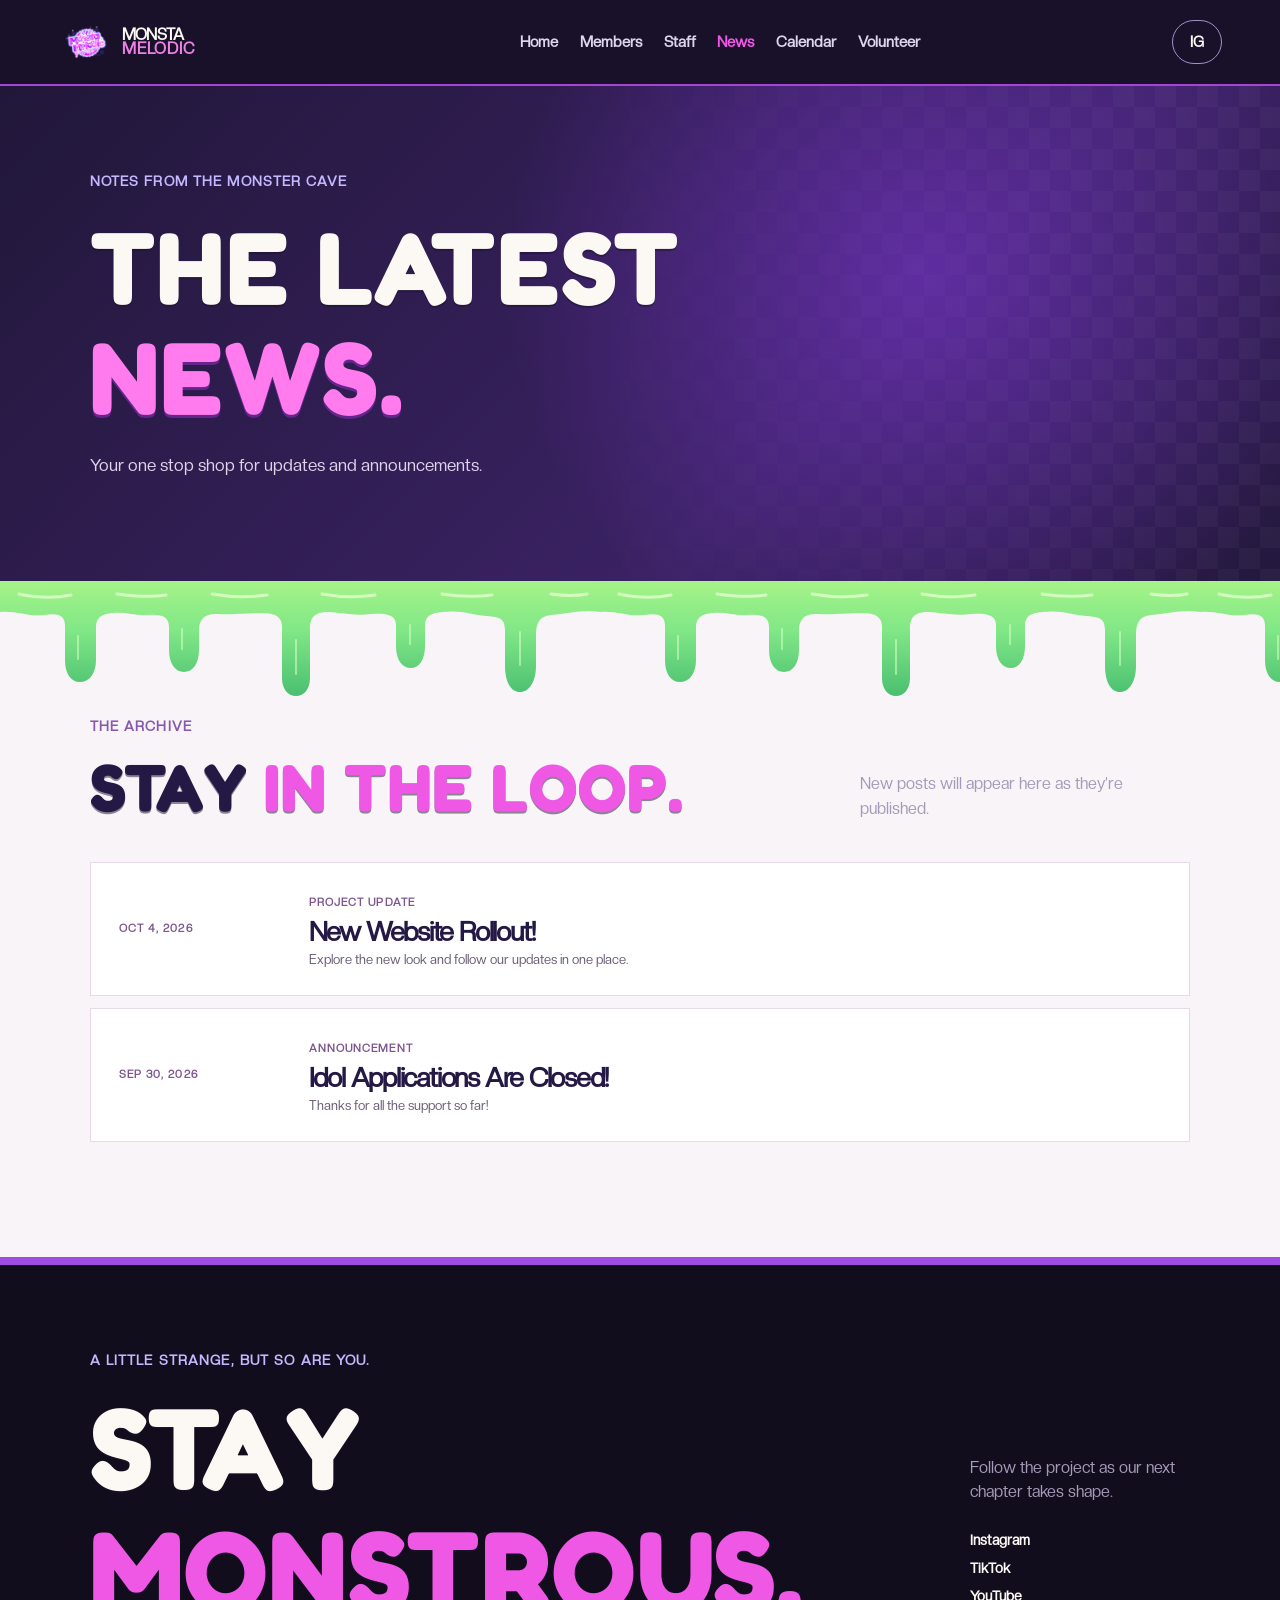
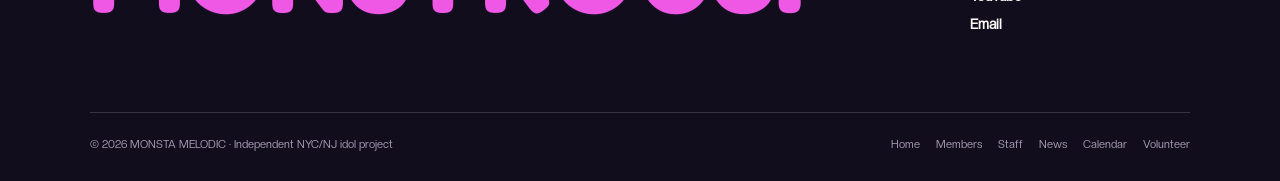
<file: news.html>
<!doctype html>
<html lang="en"><head><meta charset="utf-8"><meta name="viewport" content="width=device-width, initial-scale=1"><meta name="theme-color" content="#271c50"><meta name="description" content="Latest news and updates from Monsta Melodic."><title>News · Monsta Melodic</title><link rel="icon" href="Logo.png"><link rel="preconnect" href="https://fonts.googleapis.com"><link rel="preconnect" href="https://fonts.gstatic.com" crossorigin><link href="https://fonts.googleapis.com/css2?family=Baloo+2:wght@600;700;800&family=Fredoka:wght@500;600;700&display=swap" rel="stylesheet"><link rel="stylesheet" href="styles.css?v=20261120-restored"></head>
<body><a class="skip-link" href="#main">Skip to content</a><div class="site-wrap">
<header class="site-header"><a class="brand" href="index.html" aria-label="Monsta Melodic home"><img src="Logo.png" alt=""><span>MONSTA<span>MELODIC</span></span></a><button class="menu-toggle" type="button" aria-label="Open menu" aria-expanded="false" aria-controls="site-nav"></button><nav id="site-nav" aria-label="Main navigation"><a href="index.html">Home</a><a href="members.html">Members</a><a href="staff.html">Staff</a><a href="news.html" aria-current="page">News</a><a href="calendar.html">Calendar</a><a href="applications.html">Volunteer</a></nav><a class="header-social" href="https://www.instagram.com/monstamelodic/" target="_blank" rel="noopener" aria-label="Monsta Melodic Instagram">IG </a></header>
<main id="main"><section class="page-hero news-hero"><div><span class="eyebrow">NOTES FROM THE MONSTER CAVE</span><h1>THE LATEST<br><em>NEWS.</em></h1><p>Your one stop shop for updates and announcements.</p></div></section><section class="section news-section"><div class="section-head"><div><span class="eyebrow">THE ARCHIVE</span><h2>STAY <em>IN THE LOOP.</em></h2></div><p>New posts will appear here as they’re published.</p></div><div id="news-archive" class="archive-list"><p>Loading stories…</p></div><article id="article-view" class="article-view" hidden><a class="text-link" href="news.html"> All news</a><span class="eyebrow article-kicker"></span><h2></h2><div class="article-body"></div><a class="text-link" href="news.html"> Back to all news</a></article></section></main>
<footer class="site-footer"><div class="footer-lead"><div><span class="eyebrow">A little strange, but so are you.</span><h2>STAY<br><em>MONSTROUS.</em></h2></div><div class="footer-connect"><p>Follow the project as our next chapter takes shape.</p><a href="https://www.instagram.com/monstamelodic/" target="_blank" rel="noopener">Instagram </a><a href="https://www.tiktok.com/@monstamelodic" target="_blank" rel="noopener">TikTok </a><a href="https://www.youtube.com/channel/UCwxbz_F4ipwJG1VYpBXucgw?themeRefresh=1" target="_blank" rel="noopener">YouTube </a><a href="mailto:monstamelodic@gmail.com">Email </a></div></div><div class="footer-bottom"><span>© 2026 MONSTA MELODIC · Independent NYC/NJ idol project</span><nav aria-label="Footer navigation"><a href="index.html">Home</a><a href="members.html">Members</a><a href="staff.html">Staff</a><a href="news.html">News</a><a href="calendar.html">Calendar</a><a href="applications.html">Volunteer</a></nav></div></footer></div><script src="script.js?v=20261120-restored" defer></script></body></html>
</file>
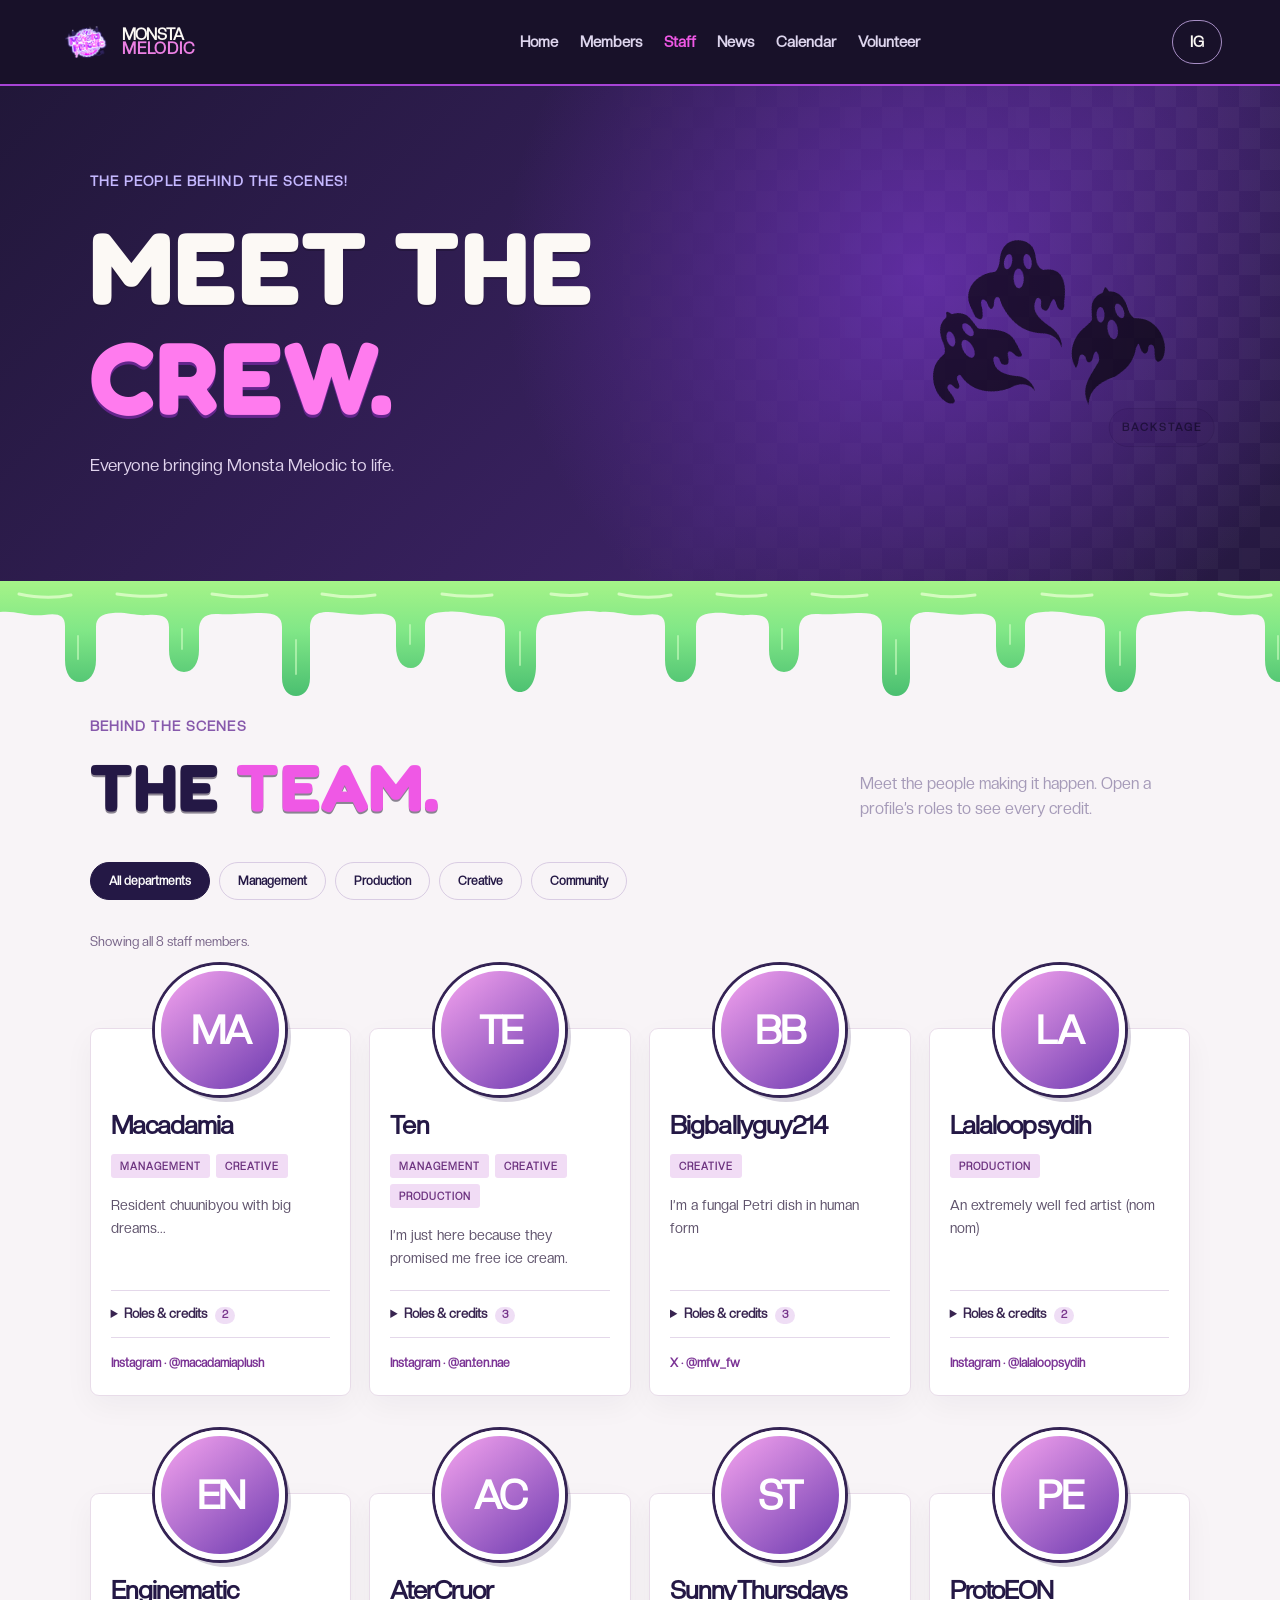
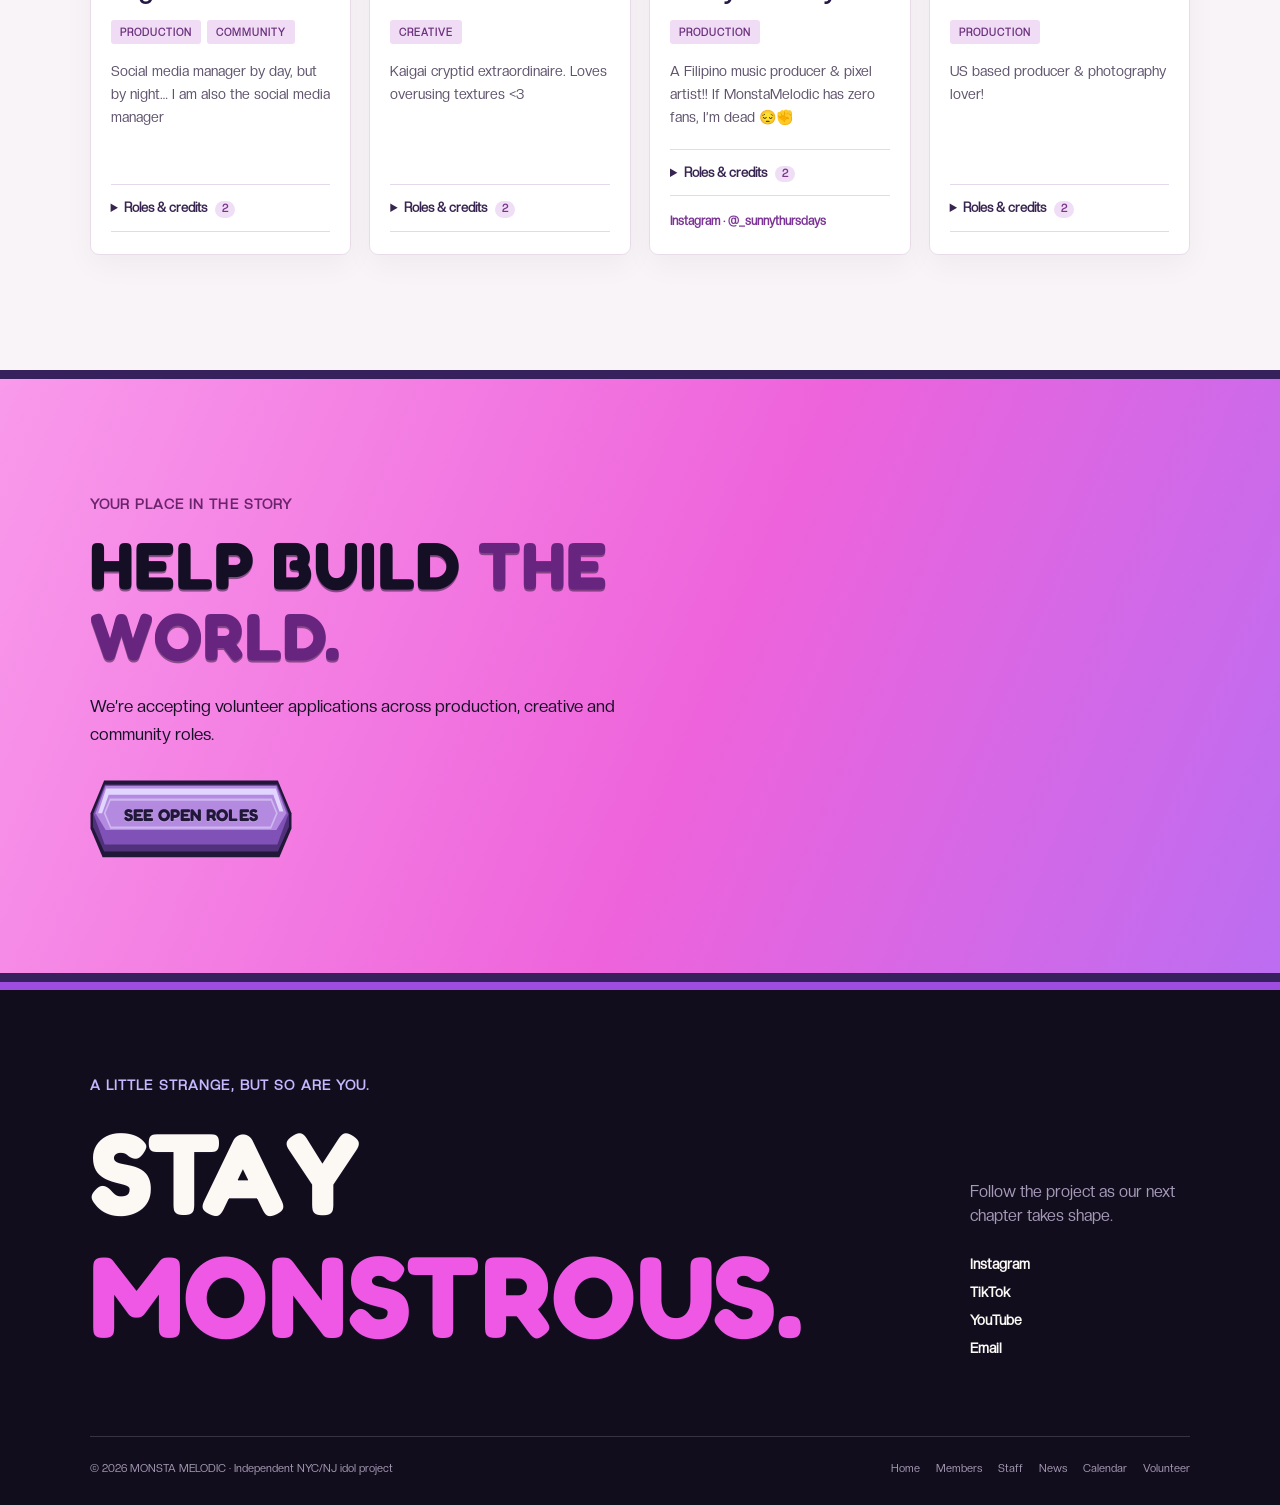
<file: staff.html>
<!doctype html>
<html lang="en"><head><meta charset="utf-8"><meta name="viewport" content="width=device-width, initial-scale=1"><meta name="theme-color" content="#271c50"><meta name="description" content="Meet the team behind Monsta Melodic and explore volunteer opportunities."><title>Staff · Monsta Melodic</title><link rel="icon" href="Logo.png"><link rel="preconnect" href="https://fonts.googleapis.com"><link rel="preconnect" href="https://fonts.gstatic.com" crossorigin><link href="https://fonts.googleapis.com/css2?family=Baloo+2:wght@600;700;800&family=Fredoka:wght@500;600;700&display=swap" rel="stylesheet"><link rel="stylesheet" href="styles.css?v=20261120-restored"></head>
<body><a class="skip-link" href="#main">Skip to content</a><div class="site-wrap">
<header class="site-header"><a class="brand" href="index.html" aria-label="Monsta Melodic home"><img src="Logo.png" alt=""><span>MONSTA<span>MELODIC</span></span></a><button class="menu-toggle" type="button" aria-label="Open menu" aria-expanded="false" aria-controls="site-nav"></button><nav id="site-nav" aria-label="Main navigation"><a href="index.html">Home</a><a href="members.html">Members</a><a href="staff.html" aria-current="page">Staff</a><a href="news.html">News</a><a href="calendar.html">Calendar</a><a href="applications.html">Volunteer</a></nav><a class="header-social" href="https://www.instagram.com/monstamelodic/" target="_blank" rel="noopener" aria-label="Monsta Melodic Instagram">IG </a></header>
<main id="main"><section class="page-hero staff-hero"><div><span class="eyebrow">THE PEOPLE BEHIND THE SCENES!</span><h1>MEET THE<br><em>CREW.</em></h1><p>Everyone bringing Monsta Melodic to life.</p></div><div class="hero-sticker" aria-hidden="true"><img class="supplied-art" src="ghosts.jpg" alt=""><small>BACKSTAGE</small></div></section><section class="section staff-section"><div class="section-head"><div><span class="eyebrow">BEHIND THE SCENES</span><h2>THE <em>TEAM.</em></h2></div><p>Meet the people making it happen. Open a profile’s roles to see every credit.</p></div><div class="filter-bar" role="group" aria-label="Filter staff by department"><button class="filter active" data-filter="All" aria-pressed="true">All departments</button><button class="filter" data-filter="Management" aria-pressed="false">Management</button><button class="filter" data-filter="Production" aria-pressed="false">Production</button><button class="filter" data-filter="Creative" aria-pressed="false">Creative</button><button class="filter" data-filter="Community" aria-pressed="false">Community</button></div><p class="staff-filter-status" role="status" aria-live="polite" aria-atomic="true">Showing all 8 staff members.</p><div class="staff-grid"><article class="staff-card staff-profile" data-departments="Management Creative">
<div class="staff-avatar" aria-hidden="true"><span>MA</span></div>
<div class="staff-content"><h3>Macadamia</h3><div class="staff-departments"><span class="department-tag">Management</span><span class="department-tag">Creative</span></div>
<p class="staff-bio">Resident chuunibyou with big dreams...</p>
<details class="staff-roles"><summary>Roles &amp; credits <span class="role-count">2</span></summary><ul><li>Founder &amp; Director</li><li>Art Director &amp; Illustrator</li></ul></details>
<a class="staff-social" href="https://www.instagram.com/macadamiaplush/" target="_blank" rel="noopener" aria-label="Macadamia on Instagram">Instagram · @macadamiaplush <span aria-hidden="true"></span></a></div></article><article class="staff-card staff-profile" data-departments="Management Creative Production">
<div class="staff-avatar" aria-hidden="true"><span>TE</span></div>
<div class="staff-content"><h3>Ten</h3><div class="staff-departments"><span class="department-tag">Management</span><span class="department-tag">Creative</span><span class="department-tag">Production</span></div>
<p class="staff-bio">I’m just here because they promised me free ice cream.</p>
<details class="staff-roles"><summary>Roles &amp; credits <span class="role-count">3</span></summary><ul><li>Founder &amp; Director</li><li>Art Director &amp; Illustrator</li><li>Video Editor</li></ul></details>
<a class="staff-social" href="https://www.instagram.com/an.ten.nae/" target="_blank" rel="noopener" aria-label="Ten on Instagram">Instagram · @an.ten.nae <span aria-hidden="true"></span></a></div></article><article class="staff-card staff-profile" data-departments="Creative">
<div class="staff-avatar" aria-hidden="true"><span>BB</span></div>
<div class="staff-content"><h3>Bigballyguy214</h3><div class="staff-departments"><span class="department-tag">Creative</span></div>
<p class="staff-bio">I’m a fungal Petri dish in human form</p>
<details class="staff-roles"><summary>Roles &amp; credits <span class="role-count">3</span></summary><ul><li>GOAT</li><li>Web Developer</li><li>Graphic Designer</li></ul></details>
<a class="staff-social" href="https://x.com/mfw_fw" target="_blank" rel="noopener" aria-label="Bigballyguy214 on X">X · @mfw_fw <span aria-hidden="true"></span></a></div></article><article class="staff-card staff-profile" data-departments="Production">
<div class="staff-avatar" aria-hidden="true"><span>LA</span></div>
<div class="staff-content"><h3>Lalaloopsydih</h3><div class="staff-departments"><span class="department-tag">Production</span></div>
<p class="staff-bio">An extremely well fed artist (nom nom)</p>
<details class="staff-roles"><summary>Roles &amp; credits <span class="role-count">2</span></summary><ul><li>Music Producer</li><li>Songwriter</li></ul></details>
<a class="staff-social" href="https://www.instagram.com/lalaloopsydih/" target="_blank" rel="noopener" aria-label="Lalaloopsydih on Instagram">Instagram · @lalaloopsydih <span aria-hidden="true"></span></a></div></article><article class="staff-card staff-profile" data-departments="Production Community">
<div class="staff-avatar" aria-hidden="true"><span>EN</span></div>
<div class="staff-content"><h3>Enginematic</h3><div class="staff-departments"><span class="department-tag">Production</span><span class="department-tag">Community</span></div>
<p class="staff-bio">Social media manager by day, but by night… I am also the social media manager</p>
<details class="staff-roles"><summary>Roles &amp; credits <span class="role-count">2</span></summary><ul><li>Music Producer</li><li>Social Media Manager</li></ul></details>
</div></article><article class="staff-card staff-profile" data-departments="Creative">
<div class="staff-avatar" aria-hidden="true"><span>AC</span></div>
<div class="staff-content"><h3>AterCruor</h3><div class="staff-departments"><span class="department-tag">Creative</span></div>
<p class="staff-bio">Kaigai cryptid extraordinaire. Loves overusing textures &lt;3</p>
<details class="staff-roles"><summary>Roles &amp; credits <span class="role-count">2</span></summary><ul><li>Graphic Designer</li><li>Emotional Support Older Sibling</li></ul></details>
</div></article><article class="staff-card staff-profile" data-departments="Production">
<div class="staff-avatar" aria-hidden="true"><span>ST</span></div>
<div class="staff-content"><h3>SunnyThursdays</h3><div class="staff-departments"><span class="department-tag">Production</span></div>
<p class="staff-bio">A Filipino music producer &amp; pixel artist!! If MonstaMelodic has zero fans, I’m dead 😔✊️</p>
<details class="staff-roles"><summary>Roles &amp; credits <span class="role-count">2</span></summary><ul><li>Music Producer</li><li>Number One Fan</li></ul></details>
<a class="staff-social" href="https://www.instagram.com/_sunnythursdays/" target="_blank" rel="noopener" aria-label="SunnyThursdays on Instagram">Instagram · @_sunnythursdays <span aria-hidden="true"></span></a></div></article><article class="staff-card staff-profile" data-departments="Production">
<div class="staff-avatar" aria-hidden="true"><span>PE</span></div>
<div class="staff-content"><h3>ProtoEON</h3><div class="staff-departments"><span class="department-tag">Production</span></div>
<p class="staff-bio">US based producer &amp; photography lover!</p>
<details class="staff-roles"><summary>Roles &amp; credits <span class="role-count">2</span></summary><ul><li>Music Producer</li><li>Songwriter</li></ul></details>
</div></article></div></section><section class="section join-section"><div><span class="eyebrow">YOUR PLACE IN THE STORY</span><h2>HELP BUILD <em>THE WORLD.</em></h2><p>We’re accepting volunteer applications across production, creative and community roles.</p><a class="button dark" href="applications.html">See open roles </a></div></section></main>
<footer class="site-footer"><div class="footer-lead"><div><span class="eyebrow">A little strange, but so are you.</span><h2>STAY<br><em>MONSTROUS.</em></h2></div><div class="footer-connect"><p>Follow the project as our next chapter takes shape.</p><a href="https://www.instagram.com/monstamelodic/" target="_blank" rel="noopener">Instagram </a><a href="https://www.tiktok.com/@monstamelodic" target="_blank" rel="noopener">TikTok </a><a href="https://www.youtube.com/channel/UCwxbz_F4ipwJG1VYpBXucgw?themeRefresh=1" target="_blank" rel="noopener">YouTube </a><a href="mailto:monstamelodic@gmail.com">Email </a></div></div><div class="footer-bottom"><span>© 2026 MONSTA MELODIC · Independent NYC/NJ idol project</span><nav aria-label="Footer navigation"><a href="index.html">Home</a><a href="members.html">Members</a><a href="staff.html">Staff</a><a href="news.html">News</a><a href="calendar.html">Calendar</a><a href="applications.html">Volunteer</a></nav></div></footer></div><script src="script.js?v=20261120-restored" defer></script></body></html>
</file>
<file: styles.css>
@font-face {
  font-family: 'Creato Display';
  src: url('CreatoDisplay-Regular.otf') format('opentype');
  font-weight: 400;
  font-display: swap;
}
:root{--ink:#241845;--navy:#211739;--deep:#140f25;--pink:#ef58e5;--violet:#a759ee;--lilac:#c5b8ff;--cream:#fcf9f5;--muted:#a59ab8;--line:rgba(255,255,255,.16)}*{box-sizing:border-box}html{scroll-behavior:smooth}body{margin:0;background:var(--deep);color:var(--cream);font-family:'Creato Display',sans-serif}button,a{font:inherit}a{color:inherit;text-decoration:none}button{cursor:pointer}img{max-width:100%;display:block}::selection{background:var(--pink);color:var(--deep)}:focus-visible{outline:3px solid var(--pink);outline-offset:4px}.skip-link{position:absolute;top:-100px;left:20px;background:white;color:#211739;padding:12px;z-index:100}.skip-link:focus{top:12px}.site-wrap{max-width:1800px;margin:auto;overflow:hidden}.site-header{height:86px;padding:0 clamp(20px,4.5vw,84px);display:flex;align-items:center;gap:32px;border-bottom:1px solid var(--line);position:relative;z-index:40;background:#181129}.brand{display:flex;align-items:center;gap:8px;min-width:210px;font-family:'Creato Display',sans-serif;font-size:16px;font-weight:700;letter-spacing:-.065em;line-height:.88}.brand span span{display:block;color:var(--pink);letter-spacing:.06em}.brand img{width:56px;height:56px;object-fit:contain}.site-header nav{display:flex;align-items:center;gap:clamp(11px,1.7vw,30px);margin:auto}.site-header nav a{color:#ddd5ed;font-size:13px;font-weight:700;transition:color .2s;white-space:nowrap}.site-header nav a:hover,.site-header nav a[aria-current]{color:var(--pink)}.header-social{font-size:12px;font-weight:800;border:1px solid #a78ec5;border-radius:100px;padding:12px 17px;white-space:nowrap}.header-social:hover{background:var(--pink);color:var(--deep);border-color:var(--pink)}.menu-toggle{display:none}.eyebrow{font-size:11px;font-weight:800;letter-spacing:.18em;text-transform:uppercase;color:var(--lilac)}h1,h2,h3,p{margin-top:0}h1,h2,h3{font-family:'Creato Display',sans-serif;letter-spacing:-.065em}h1{font-size:clamp(64px,8.5vw,142px);line-height:.91;margin:26px 0}h2{font-size:clamp(42px,5.2vw,85px);line-height:.96;margin:16px 0 0}h1 em,h2 em{font-style:normal;color:var(--pink)}.hero{min-height:700px;display:grid;grid-template-columns:1fr 49%;position:relative;background:radial-gradient(circle at 74% 46%,#61369f 0,#38235e 31%,#23193a 62%,#1b1530 95%)}.hero-copy{padding:clamp(58px,7vw,115px) 0 42px clamp(24px,7vw,115px);position:relative;z-index:2}.hero h1{font-size:clamp(62px,7.25vw,116px)}.hero h1 span{color:var(--lilac)}.hero-copy>p{max-width:430px;color:#e5dced;line-height:1.65;font-size:16px}.status-dot{display:inline-block;width:7px;height:7px;border-radius:50%;background:#f064e8;margin-right:8px;box-shadow:0 0 12px var(--pink)}.button-row{display:flex;gap:12px;flex-wrap:wrap;margin-top:34px}.button{display:inline-flex;align-items:center;justify-content:space-between;gap:32px;padding:17px 22px;min-width:180px;border-radius:4px;text-transform:uppercase;font-size:12px;font-weight:800;letter-spacing:.08em;transition:transform .2s,background .2s,box-shadow .2s}.button:hover{transform:translateY(-4px);box-shadow:0 12px 30px #0004}.button.bright{background:var(--pink);color:var(--deep)}.button.outline{border:1px solid #ab91cd}.button.dark{background:var(--deep);color:white}.hero-index{display:block;color:#aa94c8;font-size:10px;font-weight:700;letter-spacing:.18em;margin-top:68px}.hero-art{position:relative;display:grid;place-items:center;min-height:620px;isolation:isolate}.hero-art img{width:min(95%,590px);filter:drop-shadow(0 30px 60px #180c3b99);transform:rotate(-7deg);transition:transform .6s}.hero-art:hover img{transform:rotate(-2deg) scale(1.04)}.halo{border:1px solid #bd95e073;position:absolute;border-radius:50%;width:min(80%,550px);aspect-ratio:1;transform:rotate(-25deg) scaleX(1.13)}.halo-two{width:min(96%,680px);opacity:.5;transform:rotate(35deg) scaleX(.75)}.sparkle{position:absolute;color:#fd87ed;font-size:50px}.sp-a{top:12%;right:15%}.sp-b{bottom:16%;left:5%;font-size:85px}.art-label{position:absolute;bottom:44px;right:9%;font-size:10px;font-weight:800;letter-spacing:.2em;color:#dbcbea}.marquee{overflow:hidden;background:var(--pink);color:var(--deep);white-space:nowrap;padding:13px 0;transform:rotate(-1deg);margin:-5px -6px 0;position:relative;z-index:3;font:800 13px 'Creato Display';letter-spacing:.18em}.marquee div{width:max-content;animation:marquee 32s linear infinite}@keyframes marquee{to{transform:translateX(-50%)}}.section{padding:clamp(70px,9vw,145px) clamp(24px,7vw,115px)}.split-intro{display:grid;grid-template-columns:1fr 1fr;gap:10%;background:#f8f4f7;color:var(--ink)}.split-intro .eyebrow{color:#8759ac}.split-intro h2 em{color:#a05bd4}.split-intro>div:nth-child(2){align-self:end}.split-intro p{font-size:clamp(18px,2vw,27px);line-height:1.48;max-width:610px}.text-link{font-size:13px;font-weight:800;letter-spacing:.04em;border-bottom:1px solid currentColor;padding-bottom:5px;display:inline-block;transition:transform .2s,color .2s}.text-link:hover{transform:translateX(4px);color:var(--pink)}.section-head{display:flex;align-items:end;justify-content:space-between;gap:24px;margin-bottom:40px}.section-head p{color:var(--muted);max-width:330px;line-height:1.6;margin:0}.section-head .text-link{white-space:nowrap}.feature-section{background:#181127}.feature-grid{display:grid;grid-template-columns:1fr 1fr;gap:18px}.feature-card{min-height:440px;border-radius:9px;padding:30px;position:relative;overflow:hidden;display:flex;flex-direction:column;justify-content:space-between;transition:transform .25s}.feature-card:hover{transform:translateY(-7px)}.feature-purple{background:radial-gradient(circle at 72% 45%,#9152d9,#442a75 55%,#322353);color:white}.feature-pink{background:radial-gradient(circle at 70% 40%,#ffc8f1,#f48de8 58%,#e45fdc);color:var(--deep)}.feature-card>span:first-child,.feature-arrow{font-size:11px;font-weight:800;letter-spacing:.17em}.feature-card strong{font:700 clamp(58px,6vw,100px)/.9 'Creato Display';letter-spacing:-.08em;position:relative;z-index:2}.feature-symbol{position:absolute;right:4%;top:14%;font-size:clamp(190px,24vw,350px);line-height:1;color:#fff3;transform:rotate(-15deg)}.feature-pink .feature-symbol{color:#8a25a02c}.latest-section{background:#251938}.latest-grid{display:grid;grid-template-columns:repeat(3,1fr);gap:16px}.news-tile{min-height:280px;padding:26px;border:1px solid #8d6da07c;background:#332247;border-radius:8px;display:flex;flex-direction:column;transition:background .2s,transform .2s}.news-tile:hover{background:#49305d;transform:translateY(-5px)}.news-tile>span{color:#ddb2ef;text-transform:uppercase;font-size:11px;letter-spacing:.14em;font-weight:800}.news-tile h3{font-size:clamp(23px,2.2vw,33px);line-height:1.1;margin:auto 0}.join-section{background:var(--pink);color:var(--deep);position:relative;min-height:420px;display:flex;align-items:center;overflow:hidden}.join-section>div{position:relative;z-index:1;max-width:750px}.join-section .eyebrow{color:#6a246b}.join-section h2 em{color:#672580}.join-section p{max-width:600px;line-height:1.6;margin:22px 0 30px;font-size:17px}.join-star{position:absolute;right:5%;top:-25%;font-size:600px;color:#fff5;line-height:1}.contact-strip{background:#1b132b;display:flex;justify-content:space-between;gap:25px;align-items:center;padding-top:42px;padding-bottom:42px;font-size:13px;letter-spacing:.1em;font-weight:800}.contact-strip a{font-size:clamp(16px,2vw,30px);letter-spacing:-.03em;overflow-wrap:anywhere}.site-footer{background:#110d1d;padding:85px clamp(24px,7vw,115px) 30px}.footer-lead{display:flex;justify-content:space-between;gap:40px;padding-bottom:80px}.footer-lead h2{font-size:clamp(60px,9vw,150px)}.footer-connect{max-width:220px;display:flex;flex-direction:column;gap:12px;align-self:end}.footer-connect p{color:var(--muted);line-height:1.5}.footer-connect a{font-size:14px;font-weight:700}.footer-connect a:hover{color:var(--pink)}.footer-bottom{border-top:1px solid var(--line);padding-top:25px;display:flex;justify-content:space-between;gap:25px;color:#a69ab4;font-size:11px}.footer-bottom nav{display:flex;flex-wrap:wrap;gap:16px}.footer-bottom a:hover{color:white}.page-hero{min-height:440px;padding:85px clamp(24px,7vw,115px);position:relative;display:flex;align-items:center;justify-content:space-between;gap:30px;background:radial-gradient(circle at 85% 50%,#58368d,#271b46 51%,#201632)}.page-hero>div:first-child{z-index:1}.page-hero h1{font-size:clamp(60px,8vw,118px);margin:22px 0}.page-hero p{color:#e0d3ed;font-size:17px;line-height:1.5;max-width:520px}.hero-sticker{font:300px/.8 'Creato Display';color:#e78cf0a1;transform:rotate(-20deg);position:relative}.hero-sticker small{position:absolute;bottom:0;right:5%;font:800 11px 'Creato Display';letter-spacing:.18em;white-space:nowrap;border:1px solid #cfb3dc;padding:12px;border-radius:40px;transform:rotate(20deg)}.roster-section,.staff-section,.news-section,.roles-section,.calendar-section{background:#f8f4f7;color:var(--ink)}.roster-section .eyebrow,.staff-section .eyebrow,.news-section .eyebrow,.roles-section .eyebrow,.calendar-section .eyebrow{color:#8759ac}.member-grid{display:grid;grid-template-columns:repeat(3,minmax(0,1fr));gap:28px}.member-card{background:white;border:1px solid #e8dce9;border-radius:9px;overflow:hidden;box-shadow:0 10px 30px #2117390b;transition:transform .25s,box-shadow .25s}.member-card:hover{transform:translateY(-5px);box-shadow:0 22px 40px #2117391c}.member-visual{height:360px;position:relative;overflow:hidden;background:linear-gradient(140deg,var(--accent),#2d2051 80%)}.member-visual:after{content:'';position:absolute;width:260px;height:260px;border-radius:50%;border:1px solid #fff7;top:35px;left:calc(50% - 130px);pointer-events:none}.member-toggle{height:100%;width:100%;border:0;text-align:left;background:none;color:#fff;position:relative;display:flex;flex-direction:column;justify-content:space-between;padding:22px}.member-number,.portrait-caption,.member-hint{z-index:1;font-size:11px;font-weight:800;letter-spacing:.14em}.portrait-placeholder{font:240px/.8 'Creato Display';align-self:center;color:#fff7;transform:rotate(-14deg);transition:transform .3s}.member-card:hover .portrait-placeholder{transform:rotate(4deg) scale(1.08)}.portrait-caption{align-self:center}.member-hint{align-self:flex-end}.member-bio{position:absolute;inset:0;z-index:3;background:#24183eeF;color:#fff;padding:30px;display:flex;flex-direction:column;justify-content:center;opacity:0;visibility:hidden;transform:translateY(15px);transition:opacity .25s,transform .25s,visibility .25s}.member-card:hover .member-bio,.member-toggle:focus-visible + .member-bio,.member-card.is-open .member-bio{opacity:1;visibility:visible;transform:none}.member-bio .position-tag{color:#ffbaf1;font-size:10px;font-weight:800;letter-spacing:.13em}.bio-quote{font:600 31px/1.15 'Creato Display';letter-spacing:-.04em;margin:22px 0}.member-bio p:not(.bio-quote){color:#d0c3df;font-size:14px}.bio-social{display:flex;gap:12px}.bio-social a{border:1px solid #be96d1;border-radius:30px;padding:8px 12px;font-size:11px;font-weight:800}.bio-social a:hover{background:var(--pink);color:var(--deep)}.member-meta{padding:22px 22px 12px;display:flex;justify-content:space-between;align-items:end}.member-meta h3{font-size:30px;margin:8px 0 0}.color-swatch{width:22px;height:22px;border-radius:50%;border:3px solid white;box-shadow:0 0 0 1px #aaa}.member-card dl{margin:0;padding:0 22px 22px}.member-card dl div{display:flex;justify-content:space-between;padding:10px 0;border-top:1px solid #eee2ef;gap:15px;font-size:12px}.member-card dt{color:#7c718b}.member-card dd{margin:0;font-weight:800}.mini-cta{background:#311f50;display:flex;justify-content:space-between;gap:20px;padding-top:44px;padding-bottom:44px;font-size:13px;font-weight:800;letter-spacing:.13em}.mini-cta a{color:#f98be7}.filter-bar{display:flex;gap:9px;flex-wrap:wrap;margin-bottom:34px}.filter{border:1px solid #d9cce3;border-radius:100px;background:transparent;color:var(--ink);padding:11px 18px;font-size:12px;font-weight:800}.filter:hover,.filter.active{background:var(--ink);border-color:var(--ink);color:white}.staff-grid{display:grid;grid-template-columns:repeat(4,minmax(0,1fr));gap:32px 18px}.staff-card{background:white;border:1px solid #e8dce9;border-radius:9px;padding:28px 20px 22px;position:relative;margin-top:65px;box-shadow:0 10px 30px #2117390b;transition:transform .2s}.staff-card:hover{transform:translateY(-5px)}.staff-card[hidden]{display:none}.staff-avatar{height:130px;width:130px;border-radius:50%;display:grid;place-items:center;background:linear-gradient(140deg,#f6a4ef,#6c3aaf);border:7px solid #f8f4f7;box-shadow:0 0 0 1px #b9a3cc;margin:-92px auto 24px;overflow:hidden}.staff-avatar img{width:100%;height:100%;object-fit:cover}.staff-avatar span{color:white;font-size:85px;line-height:1}.staff-nameplate{background:#301d50;color:white;padding:12px 15px;font:800 12px 'Creato Display';letter-spacing:.07em;border-radius:3px;display:flex;justify-content:space-between}.staff-content{padding:18px 5px 4px}.department-tag{display:inline-block;background:#f1dcf5;color:#6c327f;padding:6px 9px;border-radius:3px;font-size:10px;font-weight:800;text-transform:uppercase;letter-spacing:.1em}.staff-content h3{font-size:24px;margin:16px 0 9px}.staff-content p{font-size:13px;line-height:1.55;color:#5e526b;min-height:62px}.staff-placeholder{font-size:11px;color:#8c7d99}.open-role{background:#f6e6f7;border-style:dashed;border-color:#bd78cb}.open-role .staff-nameplate{background:#9b49a7}.open-role .staff-avatar{background:var(--pink)}.open-role .text-link{margin-top:12px}.roles-grid{display:grid;grid-template-columns:repeat(3,1fr);gap:16px}.role-card{background:#fff;border:1px solid #e4d6e5;border-radius:8px;padding:27px;min-height:260px;display:flex;flex-direction:column;transition:transform .2s,box-shadow .2s}.role-card:hover{transform:translateY(-5px);box-shadow:0 15px 30px #2117391c}.role-icon{font-size:35px;color:#a047cb}.role-category{font-size:11px;color:#8a698f;font-weight:800;text-transform:uppercase;letter-spacing:.1em;margin:15px 0}.role-card h3{font-size:27px;line-height:1.08;margin:0}.role-action{border-top:1px solid #e5d9e7;padding-top:15px;margin-top:auto;display:flex;justify-content:space-between;font-size:12px;font-weight:800}.note-box{margin-top:30px;background:#eee0f4;border-radius:7px;padding:25px 30px;display:flex;align-items:center;gap:20px;flex-wrap:wrap}.note-box span{font-size:12px;font-weight:800;letter-spacing:.1em}.note-box p{margin:0}.note-box a{margin-left:auto}.archive-list{display:grid;gap:12px}.archive-item{border:1px solid #e7d9e8;background:white;padding:28px;display:grid;grid-template-columns:160px 1fr auto;gap:30px;align-items:center;transition:background .2s,transform .2s}.archive-item:hover{background:#f5e6f8;transform:translateX(4px)}.archive-item time,.archive-item .category{font-size:11px;color:#7d568f;letter-spacing:.1em;text-transform:uppercase;font-weight:800}.archive-item h3{font-size:27px;margin:5px 0}.archive-item p{margin:0;font-size:13px;color:#695d74}.archive-item .arrow{font-size:25px}.article-view{max-width:800px;margin:auto}.article-view[hidden],.archive-list[hidden]{display:none}.article-kicker{display:block;margin:55px 0 15px}.article-view h2{font-size:clamp(42px,5vw,78px);margin-bottom:32px}.article-body{font-size:18px;line-height:1.75;color:#514359}.article-body p{margin:0 0 22px}.calendar-frame{height:650px;border:12px solid #392353;border-radius:12px;overflow:hidden;background:#fff}.calendar-frame iframe{width:100%;height:100%;border:0}.calendar-note{margin:20px 0 0;color:#6e617a}.calendar-note a{text-decoration:underline}@media(max-width:1150px){.site-header{gap:12px}.brand{min-width:170px}.site-header nav{gap:11px}.site-header nav a{font-size:12px}.header-social{display:none}.staff-grid{grid-template-columns:repeat(3,1fr)}}@media(max-width:900px){.site-header{height:74px}.menu-toggle{display:block;margin-left:auto;background:transparent;border:0;width:42px;height:42px;position:relative;z-index:42}.menu-toggle span{display:block;height:2px;background:white;margin:8px 3px}.site-header nav{display:none;position:absolute;top:74px;left:0;right:0;background:#211739;padding:24px;box-shadow:0 15px 30px #0005;flex-direction:column;align-items:stretch;gap:0}.site-header nav.open{display:flex}.site-header nav a{padding:14px 8px;font-size:16px;border-bottom:1px solid var(--line)}.hero{grid-template-columns:1fr}.hero-copy{padding:70px 32px 0}.hero-art{min-height:430px}.hero-art img{width:min(70%,480px)}.hero-index{margin-top:40px}.split-intro{gap:30px}.member-grid,.roles-grid{grid-template-columns:repeat(2,1fr)}.staff-grid{grid-template-columns:repeat(2,1fr)}.hero-sticker{font-size:200px}.page-hero{min-height:390px}.latest-grid{grid-template-columns:repeat(2,1fr)}}@media(max-width:620px){.brand{min-width:0}.site-header{padding:0 20px}.hero h1{font-size:clamp(52px,13.2vw,76px)}.hero-art{min-height:320px}.hero-art img{width:min(82%,380px)}.art-label{bottom:18px;font-size:8px}.sparkle{font-size:30px}.sp-b{font-size:50px}.section{padding:70px 22px}.split-intro,.feature-grid,.latest-grid,.member-grid,.staff-grid,.roles-grid{grid-template-columns:1fr}.section-head{align-items:start;flex-direction:column}.feature-card{min-height:360px}.feature-card strong{font-size:70px}.member-visual{height:360px}.staff-grid{gap:40px}.staff-card{margin-top:70px}.page-hero{padding:75px 22px;min-height:400px}.page-hero h1{font-size:clamp(53px,13vw,78px)}.hero-sticker{position:absolute;right:-25px;bottom:20px;font-size:130px;opacity:.35}.hero-sticker small{display:none}.footer-lead,.footer-bottom,.contact-strip,.mini-cta{flex-direction:column;align-items:start}.footer-lead{padding-bottom:50px}.footer-connect{align-self:start}.site-footer{padding:75px 22px 30px}.archive-item{grid-template-columns:1fr auto;gap:12px}.archive-item time{grid-column:1/-1}.archive-item h3{font-size:24px}.calendar-frame{height:560px;border-width:6px}.join-star{font-size:400px;right:-130px;top:0}.note-box a{margin-left:0}.button{min-width:0}.brand img{width:46px;height:46px}.brand{font-size:14px}}@media(prefers-reduced-motion:reduce){*,*:before,*:after{scroll-behavior:auto!important;animation-duration:.01ms!important;transition-duration:.01ms!important}}
.member-close{position:absolute;right:20px;top:18px;background:transparent;border:1px solid #ccacd9;border-radius:50%;color:white;font-size:22px;width:37px;height:37px;line-height:1}.member-close:hover{background:#a554c3}.member-bio .position-tag{padding-right:35px}
/* Monsta Melodic world: bright J-pop color, spooky characters, and restrained motion. */
:root{--candy:#f454e9;--electric:#a621f5;--mint:#b7f8c0;--lime:#e9ef8c;--coral:#ec939e;--night:#2d2055}
.hero,.page-hero{background-image:radial-gradient(circle at 72% 38%,#7132bfaa 0,transparent 43%),linear-gradient(135deg,#211739,#3b2264 65%,#24183e)}
.hero:before,.page-hero:before{content:"";position:absolute;inset:0;pointer-events:none;background:conic-gradient(#ffffff12 25%,transparent 0 50%,#ffffff12 0 75%,transparent 0) 0 0/42px 42px;mask-image:linear-gradient(90deg,transparent 42%,#000b 100%);opacity:.65}
.hero-art img{animation:logoFloat 5.5s ease-in-out infinite;position:relative;z-index:2;filter:drop-shadow(0 25px 33px #0d092888)}
.hero-art:hover img{animation-play-state:paused;transform:rotate(-2deg) scale(1.04)}
@keyframes logoFloat{0%,100%{transform:translateY(0) rotate(-6deg)}50%{transform:translateY(-19px) rotate(-3deg)}}
.hero-art .brand-eye{position:absolute;width:104px;height:104px;border-radius:50%;background:radial-gradient(circle at 55% 52%,#1a1043 0 15%,#a764ed 16% 27%,#b9f8c3 28% 38%,#f9f4d5 39% 65%,#ffdc79 66% 74%,transparent 75%);border:3px solid #34225a;box-shadow:0 9px 0 #21143c;z-index:1;animation:eyeBob 6s ease-in-out infinite}
.hero-art .eye-left{left:4%;top:10%;transform:rotate(-22deg)}.hero-art .eye-right{right:5%;bottom:12%;animation-delay:-2.7s;width:80px;height:80px}
@keyframes eyeBob{50%{translate:0 -14px;rotate:9deg}}
.hero-art:before{content:"";position:absolute;width:64%;height:33%;border:32px solid var(--coral);border-bottom-color:transparent;border-left-color:transparent;border-radius:50%;right:-21%;top:4%;transform:rotate(32deg);filter:drop-shadow(0 7px #2d2055);opacity:.85}
.hero-art:after{content:"";position:absolute;width:45%;height:40%;border:24px solid var(--coral);border-top-color:transparent;border-right-color:transparent;border-radius:48%;left:-17%;bottom:-9%;transform:rotate(-33deg);opacity:.75}
.hero h1 em,.page-hero h1 em{color:#ff7bee;text-shadow:0 3px 0 #64268d}
.hero h1 span{color:#c0f6bd}.hero-index{color:#cfb6e7}
.sparkle{animation:twinkle 3s ease-in-out infinite alternate}.sp-b{animation-delay:1.1s}@keyframes twinkle{to{opacity:.35;transform:scale(.7) rotate(32deg)}}
.split-intro{position:relative;overflow:hidden}.split-intro:after{content:none;position:absolute;right:1%;bottom:-9%;font-size:290px;color:#d1b2e5;opacity:.55;pointer-events:none}
.feature-card,.news-tile,.role-card,.social-card,.member-card,.staff-card{isolation:isolate}
.feature-card:after,.news-tile:after,.role-card:after,.social-card:after{content:"";position:absolute;inset:-120% auto -120% -70%;width:40%;background:linear-gradient(90deg,transparent,#fff8,transparent);transform:rotate(24deg);pointer-events:none;transition:left .7s ease}
.feature-card:hover:after,.news-tile:hover:after,.role-card:hover:after,.social-card:hover:after{left:150%}
.feature-card{border:2px solid #bc8af5;box-shadow:8px 8px 0 #a545d977}.feature-pink{border-color:#382451;box-shadow:8px 8px 0 #ae58f1}
.feature-purple:before{content:"";position:absolute;inset:0;background:conic-gradient(#1b113c 25%,transparent 0 50%,#1b113c 0 75%,transparent 0) 0 0/42px 42px;opacity:.12}
.join-section{background:linear-gradient(112deg,#f99aeb,#ee63db 55%,#bc6df1);border-top:9px solid #36215c;border-bottom:9px solid #36215c}.join-section:before{content:"";position:absolute;right:-4%;bottom:-55%;width:390px;height:390px;border:36px solid #f7f0b9;border-radius:50%;box-shadow:0 0 0 12px #7a34c0,0 0 0 26px #331e59;opacity:.7}
.join-star{font-size:420px;color:#fff9;right:14%;top:8%;animation:twinkle 4s ease-in-out infinite alternate}
.page-hero .hero-sticker{color:#d0a1ec}.volunteer-hero:after{content:"";position:absolute;width:190px;height:190px;border-radius:50%;right:13%;top:10%;background:radial-gradient(circle at 55% 50%,#302254 0 14%,#9652d7 15% 28%,#b4f8c2 29% 40%,#fff7d7 41% 64%,#ffd879 65% 74%,transparent 75%);transform:rotate(18deg)}
/* The original monster-horn cards, adapted to the new layout. */
.roles-section{background:linear-gradient(180deg,#f5eefb,#faf6fa)}.roles-grid{grid-template-columns:repeat(2,minmax(0,1fr));gap:36px 28px;margin-top:68px}
.role-card{position:relative;display:grid;grid-template-columns:98px 1fr;grid-template-rows:auto 1fr auto;column-gap:20px;align-items:center;min-height:245px;padding:36px 28px;border:5px solid #332257;border-radius:48px;background:linear-gradient(128deg,#a64ee2,#7451bf);box-shadow:11px 12px 0 #32235c35;color:white;overflow:visible}
.role-card:nth-child(4n+1){background:linear-gradient(125deg,#dc79ba,#a94096)}.role-card:nth-child(4n+2){background:linear-gradient(125deg,#aa65e9,#754dbb)}.role-card:nth-child(4n+3){background:linear-gradient(125deg,#826acc,#5744a1)}.role-card:nth-child(4n+4){background:linear-gradient(125deg,#ee91c7,#b957a6)}
.role-card:before,.role-card:after{content:"";position:absolute;z-index:2;top:-35px;width:47px;height:65px;background:#fff7f7;clip-path:polygon(38% 0,100% 100%,0 87%);filter:drop-shadow(2px 2px #342357);pointer-events:none;transition:transform .3s}
.role-card:before{left:9%;transform:rotate(-13deg)}.role-card:after{right:9%;transform:rotate(14deg)}.role-card:hover:before{transform:rotate(-21deg) translateY(-5px)}.role-card:hover:after{transform:rotate(21deg) translateY(-5px)}
.role-card:hover{transform:translateY(-7px);box-shadow:11px 19px 0 #32235c35}
.role-card .role-icon{grid-column:1;grid-row:1/4;display:grid;place-items:center;width:82px;height:82px;border:3px solid white;border-radius:50%;color:white;font-size:36px;background:#ffffff15}
.role-card .role-category{grid-column:2;grid-row:1;color:white;margin:0 0 8px;font-size:11px;letter-spacing:.17em}
.role-card h3{grid-column:2;grid-row:2;color:white;font:800 clamp(25px,2.9vw,40px)/1 'Creato Display',sans-serif;letter-spacing:-.03em;margin:0 0 20px}
.role-card .role-action{grid-column:2;grid-row:3;color:white;border:0;padding:0;margin:0;font-size:13px;align-items:center}.role-card .role-action b{font-size:22px}
.role-card .role-action:after{content:"";position:absolute;left:20%;right:15%;bottom:10px;height:9px;background:radial-gradient(circle,#fff8 0 30%,transparent 34%) 0 0/35px 10px;opacity:.7}
.role-card .role-icon,.role-card .role-category,.role-card h3,.role-card .role-action{position:relative;z-index:3}
.note-box{background:#ead7f8;border:1px solid #d8b3e5}
.social-section{background:#241638;color:white;position:relative}.social-section:before{content:"";position:absolute;inset:0;background:conic-gradient(#9d47d31c 25%,transparent 0 50%,#9d47d31c 0 75%,transparent 0) 0 0/55px 55px;mask-image:linear-gradient(180deg,#0008,transparent 80%);pointer-events:none}.social-section>.section-head,.social-grid{position:relative}.social-grid{display:grid;grid-template-columns:repeat(3,minmax(0,1fr));gap:14px}.social-card{border:1px solid #be91e0;background:#392254;min-height:240px;padding:25px;border-radius:14px;display:flex;flex-direction:column;align-items:flex-start;text-align:left;position:relative;overflow:hidden;transition:transform .2s,background .2s;color:white}.social-card:nth-child(even){background:#52296f}.social-card:hover{transform:translateY(-5px);background:#70399a}.social-symbol{color:#ffc6fa;font-size:35px;line-height:1;margin-bottom:auto}.social-card>span:nth-child(2){font-size:10px;font-weight:800;letter-spacing:.16em;color:#dabce8}.social-card strong{font:800 34px/1.1 'Creato Display';margin-top:5px}.social-card small{color:#eac7f3;font-size:12px;margin-top:8px;overflow-wrap:anywhere}.social-email{background:#b24db0}.social-volunteer{background:#6940af}.social-card.discord-trigger{cursor:pointer}
/* Quick identity details on every page. */
.site-header{border-bottom:2px solid #a744d6}.site-header .brand img{animation:tinyFloat 6s ease-in-out infinite}.brand span span{color:#ec80e4}@keyframes tinyFloat{50%{transform:translateY(-3px) rotate(4deg)}}
.site-footer{border-top:8px solid #9f4ce0}.site-footer:before{content:none;display:block;color:#ce79ec;font-size:23px;letter-spacing:20px;margin-bottom:24px}
/* Loading: injected by script, with short fallback and reduced-motion support. */
.monsta-loader{position:fixed;inset:0;z-index:9999;background:radial-gradient(circle at 50% 42%,#7132bc,#302052 61%,#1c1530);color:white;display:grid;place-items:center;overflow:hidden;transition:opacity .55s ease,visibility .55s ease}.monsta-loader:before{content:"";position:absolute;inset:0;background:conic-gradient(#ffffff12 25%,transparent 0 50%,#ffffff12 0 75%,transparent 0) 0 0/42px 42px;opacity:.5}.monsta-loader:after{content:none;position:absolute;right:6%;top:8%;font-size:150px;color:#f88ae9;animation:twinkle 2s infinite alternate}.loader-core{position:relative;z-index:1;text-align:center;padding:20px}.loader-core img{width:min(55vw,300px);margin:auto;animation:loaderFloat 1.4s ease-in-out infinite alternate;filter:drop-shadow(0 18px 25px #1f0d48)}.loader-core p{font:800 13px 'Creato Display';letter-spacing:.2em;margin:16px 0;color:#efd4ff}.loader-track{width:190px;height:5px;background:#ffffff3d;border-radius:8px;overflow:hidden;margin:18px auto}.loader-track span{display:block;height:100%;width:38%;background:#f77eec;animation:loaderBar 1.2s ease-in-out infinite}@keyframes loaderFloat{to{transform:translateY(-14px) rotate(4deg)}}@keyframes loaderBar{0%{transform:translateX(-100%)}100%{transform:translateX(270%)}}.monsta-loader.done{opacity:0;visibility:hidden;pointer-events:none}body.loading{overflow:hidden}
/* Community invitation: one automatic invitation per browser session. */
.discord-modal{position:fixed;inset:0;z-index:9000;display:none;place-items:center;padding:18px}.discord-modal.open{display:grid}.discord-backdrop{position:absolute;inset:0;background:#110a22bb;backdrop-filter:blur(8px)}.discord-panel{position:relative;max-width:460px;width:100%;padding:38px 34px 32px;border:5px solid #342056;border-radius:28px;background:linear-gradient(140deg,#c07bed,#ef8bdb);color:#26173d;box-shadow:12px 12px 0 #1c1038;text-align:center;overflow:hidden}.discord-panel:before{content:"";position:absolute;inset:0;background:conic-gradient(#ffffff14 25%,transparent 0 50%,#ffffff14 0 75%,transparent 0) 0 0/34px 34px;pointer-events:none}.discord-panel>*{position:relative}.discord-panel .modal-logo{width:160px;margin:0 auto 8px;filter:drop-shadow(0 6px 10px #421e69)}.discord-panel h2{font:800 clamp(33px,7vw,48px)/.95 'Creato Display';letter-spacing:-.04em;margin:12px 0}.discord-panel p{line-height:1.5}.discord-panel .button{margin:15px auto 0}.discord-panel .discord-later{display:block;margin:18px auto 0;border:0;background:transparent;color:#32204b;text-decoration:underline;font-weight:700;font-size:13px}.discord-close{position:absolute;right:15px;top:12px;border:1px solid #382450;border-radius:50%;width:40px;height:40px;background:#fff8;color:#322049;font-size:25px;line-height:1;z-index:3}.discord-panel .modal-eyes{font-size:25px;color:#ffebaa;letter-spacing:9px}body.modal-open{overflow:hidden}
@media(max-width:900px){.roles-grid{grid-template-columns:1fr 1fr}.social-grid{grid-template-columns:repeat(2,1fr)}}
@media(max-width:620px){.hero-art .brand-eye{width:60px;height:60px}.hero-art .eye-right{width:55px;height:55px}.hero-art:before{border-width:18px}.hero-art:after{border-width:12px}.roles-grid,.social-grid{grid-template-columns:1fr}.role-card{min-height:210px;padding:30px 18px;grid-template-columns:70px 1fr;column-gap:8px;border-radius:34px}.role-card .role-icon{height:58px;width:58px;font-size:26px}.role-card h3{font-size:27px}.role-card:before,.role-card:after{top:-27px;width:32px;height:48px}.social-card{min-height:180px}.volunteer-hero:after{width:90px;height:90px;right:3%;top:5%;opacity:.55}.join-star{font-size:220px}.site-footer:before{letter-spacing:12px}}
@media(prefers-reduced-motion:reduce){.hero-art img,.hero-art .brand-eye,.sparkle,.join-star,.loader-core img,.loader-track span,.site-header .brand img{animation:none!important}.monsta-loader{transition:none!important}}
@media(prefers-reduced-motion:no-preference){.feature-card,.role-card,.social-card,.member-card,.staff-card,.news-tile{animation:appear .55s ease both;animation-play-state:paused}.feature-card.in-view,.role-card.in-view,.social-card.in-view,.member-card.in-view,.staff-card.in-view,.news-tile.in-view{animation-play-state:running}@keyframes appear{from{opacity:.65;translate:0 18px}to{opacity:1;translate:0 0}}}
/* Profile and story details echo the monster-world artwork. */
.member-visual{background:radial-gradient(circle at 70% 35%,#d2ffbb77,transparent 23%),linear-gradient(135deg,var(--accent),#403073 78%)}
.member-visual:before{content:"";position:absolute;inset:0;background:conic-gradient(#28194429 25%,transparent 0 50%,#28194429 0 75%,transparent 0) 0 0/30px 30px;mask-image:linear-gradient(180deg,#0009,transparent 60%)}
.member-card:nth-child(even) .member-visual:before{background-size:36px 36px}
.member-meta h3,.staff-content h3{font-family:'Creato Display',sans-serif;letter-spacing:-.035em}
.staff-nameplate{background:linear-gradient(110deg,#50317e,#b450c2);border:2px solid #352257}.staff-card:nth-child(2n) .staff-nameplate{background:linear-gradient(110deg,#ab59b8,#e778bb)}
.staff-avatar{border:6px solid white;box-shadow:0 0 0 3px #342354,6px 7px 0 #3a255d33}
.staff-avatar span{font-family:'Creato Display';font-size:77px}.news-tile{position:relative;border:2px solid #ad72d4;background:linear-gradient(145deg,#47285e,#2b1d48)}.news-tile:nth-child(even){background:linear-gradient(145deg,#7d3c9d,#3e225f)}
.archive-item{position:relative;overflow:hidden}.archive-item:before{content:none;position:absolute;font-size:150px;right:2%;top:-80%;color:#b179e21c;pointer-events:none}.archive-item:hover{border-color:#ad5ed9}.calendar-frame{box-shadow:9px 10px 0 #c074df;position:relative}

/* Rounder display typography across the entire site. */
h1,h2,h3,.feature-card strong,.social-card strong,.brand,.bio-quote,.staff-nameplate,.loader-core p,.discord-panel h2{
  font-family:'Creato Display',sans-serif;
  letter-spacing:-.035em;
}
h1,h2,h3,.feature-card strong{-webkit-text-stroke:.45px currentColor;text-shadow:0 2px 0 #170d2929}
.hero-title{font-size:clamp(56px,7vw,116px)!important;line-height:.98;max-width:680px;letter-spacing:-.05em;margin:29px 0 30px}
.hero-title span{display:block;width:max-content;max-width:100%;color:#f681e9;animation:monstaColor 8s ease-in-out infinite;-webkit-text-stroke:1px #24163d;text-shadow:2px 3px 0 #21123e,0 0 20px #ee7ff755}
.hero-title span:last-child{animation-delay:-4s}
@keyframes monstaColor{0%,100%{color:#f681e9}33%{color:#b6f7b8}66%{color:#d1b7ff}}
/* Each of the two identical runs is wider than a desktop viewport. */
.marquee{transform:rotate(-1deg);font:700 15px 'Creato Display',sans-serif;letter-spacing:.09em}
.marquee-track{display:flex;width:max-content;animation:marquee 40s linear infinite;will-change:transform}
.marquee-track span{display:block;flex:none;white-space:nowrap;padding-right:1.25em}
@keyframes marquee{to{transform:translateX(-50%)}}
/* One tile has matching left and right edge profiles for a continuous drip. */
.split-intro,.roster-section,.staff-section,.news-section,.roles-section,.calendar-section{position:relative;padding-top:clamp(135px,10vw,165px)}
.split-intro:before,.roster-section:before,.staff-section:before,.news-section:before,.roles-section:before,.calendar-section:before{
  content:"";position:absolute;top:0;left:0;right:0;height:118px;
  background:url('slime-drip.svg') left top/600px 118px repeat-x;
  pointer-events:none;z-index:1;
}
@media(max-width:620px){
  .hero-title{font-size:clamp(51px,12vw,76px)!important}
  .split-intro,.roster-section,.staff-section,.news-section,.roles-section,.calendar-section{padding-top:130px}
  .marquee{font-size:13px}
}
@media(prefers-reduced-motion:reduce){.hero-title span{animation:none!important}.marquee-track{animation:none!important}}

.member-meta h3,.staff-content h3,.role-card h3{font-family:'Creato Display',sans-serif;letter-spacing:-.025em}

/* Display type belongs on section headings; cards and utility copy keep their original fonts. */
h1,h2{font-family:'Creato Display',sans-serif;letter-spacing:.015em;-webkit-text-stroke:.7px #251938;text-shadow:1px 2px 0 #150e2780}
h3{font-family:'Creato Display',sans-serif;letter-spacing:-.035em;-webkit-text-stroke:0;text-shadow:none}
.feature-card strong{font-family:'Creato Display',sans-serif;letter-spacing:-.08em;-webkit-text-stroke:0;text-shadow:none}
.social-card strong,.member-meta h3,.staff-content h3,.role-card h3,.discord-panel h2{font-family:'Creato Display',sans-serif;letter-spacing:-.035em;-webkit-text-stroke:0;text-shadow:none}
.brand,.bio-quote,.staff-nameplate,.loader-core p{font-family:'Creato Display',sans-serif}
.news-tile h3,.archive-item h3{font-family:'Creato Display',sans-serif;letter-spacing:-.045em;-webkit-text-stroke:0;text-shadow:none}
.hero-title{letter-spacing:.02em;line-height:1.08}
.hero-title span{width:auto;letter-spacing:.02em;-webkit-text-stroke:.75px #211333;text-shadow:1px 3px 0 #21123e}
.page-hero h1,.section h2,.site-footer h2{line-height:1.07}
/* The old shine sheet was visible even while idle, and competed with card horns. */
.feature-card:after,.news-tile:after,.social-card:after{display:none}
.role-card:before,.role-card:after{
  display:block;inset:auto;top:-28px;bottom:auto;
  width:43px;height:56px;background:#19121f;
  clip-path:polygon(48% 0,100% 100%,0 100%);
  filter:none;transition:transform .25s ease;
}
.role-card:before{left:12%;right:auto;transform:rotate(-14deg)}
.role-card:after{left:auto;right:12%;transform:rotate(14deg)}
.role-card:hover:before{transform:rotate(-20deg) translateY(-4px)}
.role-card:hover:after{left:auto;transform:rotate(20deg) translateY(-4px)}
@media(max-width:620px){.hero-title{letter-spacing:.01em}.role-card:before,.role-card:after{top:-23px;width:32px;height:45px}}

/* The browser's font stroke produced sharp artifacts inside rounded letters. */
h1,h2,h3,.hero-title span,.feature-card strong,.social-card strong,.role-card h3,.news-tile h3,.archive-item h3{-webkit-text-stroke:0!important}
h1,h2,.hero-title span{text-shadow:0 2px 0 #1b112c80}
/* Shine lives inside each card/button and stays completely out of the page background. */
.button{position:relative;overflow:hidden;isolation:isolate}
.button::after,.feature-card::after,.news-tile::after,.social-card::after,.card-sheen::after{
  content:"";display:block;position:absolute;top:-40%;bottom:-40%;left:0;width:28%;height:auto;
  background:linear-gradient(90deg,transparent,rgba(255,255,255,.36),transparent);
  transform:translateX(-250%) rotate(18deg);opacity:0;pointer-events:none;
  transition:transform .65s ease,opacity .15s ease;
}
.button:hover::after,.button:focus-visible::after,.feature-card:hover::after,.feature-card:focus-visible::after,.news-tile:hover::after,.news-tile:focus-visible::after,.social-card:hover::after,.social-card:focus-visible::after,.role-card:hover .card-sheen::after,.role-card:focus-visible .card-sheen::after{
  transform:translateX(650%) rotate(18deg);opacity:1;
}
.card-sheen{position:absolute;inset:0;border-radius:43px;overflow:hidden;pointer-events:none;z-index:2}
.card-sheen::after{z-index:1}
@media(max-width:620px){.card-sheen{border-radius:29px}}
@media(prefers-reduced-motion:reduce){.button::after,.feature-card::after,.news-tile::after,.social-card::after,.card-sheen::after{transition:none;opacity:0!important}}

.feature-card:hover::after,.feature-card:focus-visible::after,.news-tile:hover::after,.news-tile:focus-visible::after,.social-card:hover::after,.social-card:focus-visible::after{left:0}

/* Real staff profiles: one person, every role, and every relevant department. */
.staff-profile{padding:28px 20px 22px;display:flex;flex-direction:column}
.staff-profile[hidden]{display:none}
.staff-profile .staff-avatar{flex:none;margin-bottom:16px}
.staff-profile .staff-avatar span{font:700 40px 'Creato Display',sans-serif;letter-spacing:-.04em}
.staff-profile .staff-content{padding:0;display:flex;flex-direction:column;flex:1;min-width:0}
.staff-profile h3{font:700 clamp(21px,2vw,27px)/1.15 'Creato Display',sans-serif;letter-spacing:-.035em;overflow-wrap:anywhere;margin:0 0 14px}
.staff-departments{display:flex;flex-wrap:wrap;gap:6px;margin-bottom:16px}
.staff-profile .staff-bio{min-height:0;margin:0 0 20px;font-size:14px;line-height:1.65;color:#5e526b}
.staff-roles{margin-top:auto;border-top:1px solid #e4d8ea;border-bottom:1px solid #e4d8ea;padding:13px 0}
.staff-roles summary{cursor:pointer;font-size:13px;font-weight:800;color:#382450;line-height:1.5}
.staff-roles summary:hover{color:#8d35a4}
.staff-roles .role-count{display:inline-block;margin-left:5px;padding:0 7px;background:#efdef5;border-radius:20px;color:#78358b;font-size:11px}
.staff-roles ul{margin:12px 0 0;padding-left:19px;color:#5e526b;font-size:13px;line-height:1.6}
.staff-roles li+li{margin-top:5px}
.staff-social{margin-top:16px;font-size:12px;font-weight:700;color:#7b3395;overflow-wrap:anywhere;line-height:1.6}
.staff-social:hover{text-decoration:underline}
.staff-filter-status{font-size:13px;color:#786589;margin:0 0 14px}
@media(max-width:620px){.staff-profile{padding:28px 22px 24px}.staff-profile h3{font-size:27px}}

/* Contain hover sheen within cards, including dynamically loaded news. */
.news-tile{overflow:hidden;isolation:isolate}
.button::after,.feature-card::after,.news-tile::after,.social-card::after,.card-sheen::after{
  inset:auto;top:-40%;bottom:-40%;left:0;width:28%;
  transform:translateX(-250%) rotate(18deg);opacity:0;
  transition:none;z-index:1;
}
.button:hover::after,.button:focus-visible::after,.feature-card:hover::after,.feature-card:focus-visible::after,.news-tile:hover::after,.news-tile:focus-visible::after,.social-card:hover::after,.social-card:focus-visible::after,.role-card:hover .card-sheen::after,.role-card:focus-visible .card-sheen::after{
  left:0;animation:card-shine .75s ease both;
}
@keyframes card-shine{
  0%{transform:translateX(-250%) rotate(18deg);opacity:0}
  15%{opacity:1}
  85%{opacity:1}
  100%{transform:translateX(650%) rotate(18deg);opacity:0}
}
@media(prefers-reduced-motion:reduce){.button::after,.feature-card::after,.news-tile::after,.social-card::after,.card-sheen::after{animation:none!important;opacity:0!important}}

/* Keep the rounded display face on the page and section headings. */
h1, h2, .discord-panel h2 { font-family: 'Fredoka', 'Baloo 2', sans-serif; }
button, input, select, textarea { font-family: inherit; }

.hero-art .brand-eye {
  background: url('eye.png') center / contain no-repeat;
  width: clamp(78px, 11vw, 155px);
  height: auto;
  aspect-ratio: 261 / 219;
  border: 0;
  box-shadow: none;
  animation: eye-drift 7s ease-in-out infinite alternate;
  pointer-events: none;
}
.hero-art .eye-left {
  top: 12%;
  left: 5%;
}
.hero-art .eye-right {
  right: 5%;
  bottom: 14%;
  width: clamp(70px, 9vw, 125px);
  transform: rotate(18deg);
  animation-delay: -3s;
  animation-duration: 8s;
}
@keyframes eye-drift {
  from { translate: 0 0; rotate: -6deg; }
  to { translate: 12px -16px; rotate: 8deg; }
}
.hero-art::before, .hero-art::after { content: none; }
.volunteer-hero::after {
  background: url('eye.png') center / contain no-repeat;
  border-radius: 0;
}
.join-section::before { content: none; }
#volunteer.join-section::after {
  content: "";
  position: absolute;
  right: 3%;
  bottom: -6%;
  width: clamp(145px, 27vw, 420px);
  aspect-ratio: 610 / 571;
  background: url('tentacle.png') center / contain no-repeat;
  transform: rotate(-10deg);
  pointer-events: none;
}
@media (max-width: 900px) {
  #volunteer.join-section { padding-bottom: clamp(160px, 24vw, 220px); }
  #volunteer.join-section::after { bottom: -4%; }
}
.supplied-art {
  display: block;
  width: 100%;
  filter: contrast(1.35);
}
.feature-symbol, .hero-sticker, .portrait-placeholder {
  mix-blend-mode: multiply;
}
.feature-symbol {
  width: clamp(145px, 21vw, 295px);
  opacity: .48;
}
.hero-sticker {
  width: clamp(130px, 24vw, 300px);
  flex-shrink: 0;
  opacity: .65;
}
.hero-sticker small {
  mix-blend-mode: normal;
  background: #f2daf6;
  color: #362153;
}
.portrait-placeholder {
  width: min(61%, 220px);
  opacity: .76;
}
.feature-card::after, .news-tile::after, .social-card::after { content: none; }
@media (max-width: 620px) {
  .hero-sticker { width: 130px; opacity: .35; }
}

/* Monster arcade refresh. The existing content and member colors are retained. */





.hero-copy{padding-bottom:70px}
.hero-copy>.eyebrow{font-size:14px;letter-spacing:.09em}
.button,.button.bright,.button.outline,.button.dark{position:relative;isolation:isolate;background:transparent;border:0;border-radius:0;box-shadow:none;min-height:80px;padding:22px 34px 29px;justify-content:center;gap:0;color:#211739;font-family:'Fredoka','Creato Display',sans-serif;font-weight:700;font-size:17px;letter-spacing:.015em;text-shadow:0 1px #ffffff40;transition:transform .18s,filter .18s}
.button::before{content:"";position:absolute;inset:0;z-index:-1;background:url('arcade-button.svg') center/100% 100% no-repeat}
.button.outline::before{filter:none;background-image:url('arcade-button-lilac.svg')}
.button.dark::before{filter:none}
.button::after{content:none!important}
.button:hover{transform:translateY(-3px) rotate(-1deg);filter:brightness(1.1);box-shadow:none}
.button:active{transform:translateY(4px);filter:brightness(.95)}
.button-row{gap:12px;margin-top:32px}





.art-label{font-size:13px;letter-spacing:.07em}
.eyebrow{font-size:14px;letter-spacing:.08em}
.site-header nav a,.header-social,.text-link{font-size:15px}
.feature-card{border-radius:34px 14px 34px 14px;box-shadow:6px 7px 0 #9e48c755;transition:transform .25s}
.feature-card:nth-child(2){border-radius:14px 34px 14px 34px}
.feature-card:hover{transform:translateY(-6px) rotate(-1deg)}
.feature-card>span:first-child{font-size:14px;letter-spacing:.04em}
.social-card{border-radius:24px 24px 24px 6px}.social-card:nth-child(even){border-radius:24px 24px 6px 24px}
.social-card>span:nth-child(2){font-size:14px;letter-spacing:.04em}.social-card small{font-size:14px}
.text-link:hover{transform:translateY(-2px)}
.marquee:hover .marquee-track,.marquee:focus-within .marquee-track{animation-play-state:paused}
.hero-index,.member-number,.arrow{display:none}
@media(max-width:620px){.button{min-height:73px;padding:20px 27px 26px;font-size:16px}.hero-copy{padding-bottom:25px}.hero-art{min-height:355px}.art-label{bottom:0;font-size:11px}.hero-copy>.eyebrow{font-size:12px}.button-row{gap:8px}}
@media(prefers-reduced-motion:reduce){.monster-whisper,.brand-eye,.feature-card,.button{transition:none!important}.button:hover,.feature-card:hover{transform:none}}

/* Millionth-visitor invitation: vintage web prize ad in Monsta's palette. */
.discord-panel{max-width:540px;max-height:calc(100dvh - 32px);overflow:auto;padding:0;border:7px solid var(--violet);border-radius:3px;background:var(--cream);color:var(--ink);box-shadow:0 0 0 2px var(--lilac),10px 10px 0 #10092199}
.discord-panel:before{content:none}
.discord-panel .discord-close{position:sticky;float:right;top:6px;right:6px;margin:6px 6px -42px 0;width:34px;height:34px;background:var(--ink);color:var(--cream);border:2px solid var(--lilac);border-radius:2px;font:26px/1 sans-serif}
.winner-border{padding:5px 36px 5px 8px;background:var(--ink);color:var(--lilac);font:italic bold 14px Georgia,serif;white-space:nowrap;overflow:hidden}
.winner-copy{padding:18px 16px 12px;background:linear-gradient(135deg,#ef58e50b,transparent 60%)}
.discord-panel .winner-rainbow{margin:0 0 8px;font:italic bold clamp(23px,5.5vw,39px)/1.15 Georgia,serif;letter-spacing:-.06em;-webkit-text-stroke:0;text-shadow:none;background:linear-gradient(90deg,#d52a72,#a554cf,#426ac4,#267853,#aa790b,#d85b35,#d52a72);background-size:250% 100%;background-clip:text;-webkit-background-clip:text;color:transparent;animation:winnerRainbow 3s linear infinite,winnerWiggle 2s ease-in-out infinite}
.discord-panel .winner-won{margin:0 -7px 10px;padding:2px 8px;background:#b6f7b8;color:var(--ink);font:italic 900 clamp(44px,10vw,72px)/1.05 Arial,sans-serif;letter-spacing:-.06em;transform:rotate(-2deg)}
.discord-panel .winner-joke{margin:12px 0;font:clamp(24px,6vw,36px)/1.1 Arial,sans-serif;letter-spacing:-.06em}
.winner-joke strong{color:var(--cream);background:var(--pink);padding:0 4px;font-style:italic;text-decoration:underline;text-decoration-thickness:3px}
.discord-panel .winner-visitor{margin:14px 0;font:italic clamp(20px,5vw,29px)/1.15 Georgia,serif}
.winner-visitor strong{color:#7742a8;text-decoration:underline;text-decoration-color:var(--pink)}
.discord-panel .winner-access{margin:16px 0 0;font-size:clamp(13px,3.5vw,18px);font-weight:800;line-height:1.35}
.winner-access strong{font-size:1.6em;background:var(--lilac);padding:0 5px}
.winner-arrow{display:block;color:#7751ab;font:bold 38px/1.1 Arial,sans-serif}
.winner-join{display:block;width:fit-content;max-width:100%;margin:0 auto;padding:9px 22px;background:var(--pink);color:var(--ink);border:3px solid var(--ink);border-radius:10px;box-shadow:4px 4px 0 var(--lilac);font:900 clamp(30px,8vw,48px)/1 Arial,sans-serif;letter-spacing:-.06em;transition:transform .2s}
.winner-join:hover{transform:rotate(-3deg) scale(1.03);background:#b6f7b8}
.discord-panel .winner-threat{margin:16px 0 0;font-size:16px;line-height:1.4}.winner-threat em{font-family:Georgia,serif}.winner-threat strong{color:#7742a8;letter-spacing:.02em}
.discord-panel .discord-later{margin:9px auto 0;font-size:12px}
@keyframes winnerRainbow{to{background-position:100% 50%}}
@keyframes winnerWiggle{0%,100%{transform:rotate(-2deg)}50%{transform:rotate(1deg)}}
@media(prefers-reduced-motion:reduce){.discord-panel .winner-rainbow{animation:none;color:#7742a8;background:none}.winner-join{transition:none}}
@media(max-width:380px){.winner-copy{padding:16px 10px 10px}.discord-modal{padding:10px}.discord-panel{max-height:calc(100dvh - 20px)}.winner-border{font-size:12px}}
</file>
